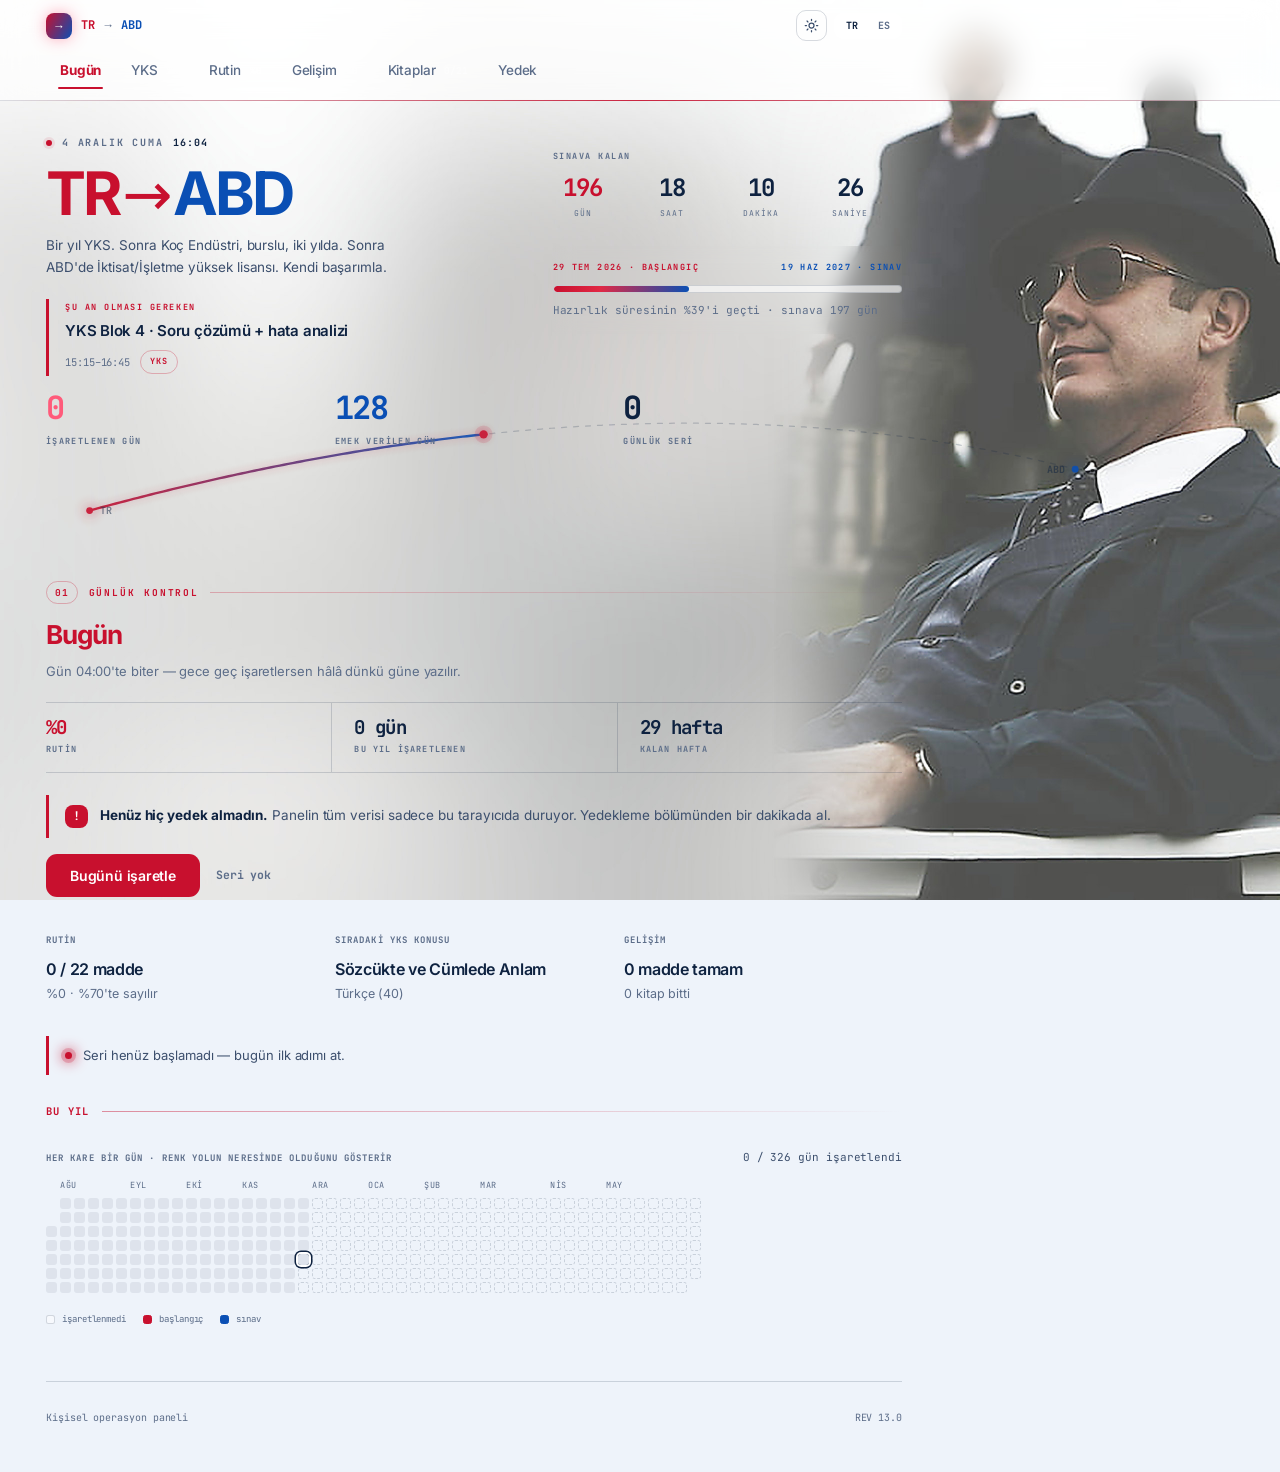
<file: index.html>
<!DOCTYPE html>
<html lang="tr" data-theme="light">
<head>
<meta charset="UTF-8">
<meta name="viewport" content="width=device-width, initial-scale=1.0, viewport-fit=cover">
<title>TR → ABD · Operasyon Paneli</title>
<meta name="description" content="YKS hazırlığı, günlük rutin, spor, dil ve kitap takibi. Hedef: ABD'de İktisat/İşletme yüksek lisansı.">

<meta name="theme-color" content="#eef3fa">
<meta name="apple-mobile-web-app-capable" content="yes">
<meta name="mobile-web-app-capable" content="yes">
<meta name="apple-mobile-web-app-status-bar-style" content="black-translucent">
<meta name="apple-mobile-web-app-title" content="TR→ABD">

<link rel="manifest" href="manifest.webmanifest">
<link rel="icon" href="assets/icon.svg" type="image/svg+xml">
<link rel="apple-touch-icon" href="assets/icon-180.png">

<script>
(function(){
  try{
    var s = localStorage.getItem('panel_theme');
    document.documentElement.setAttribute('data-theme',
      s === 'dark' ? 'dark' : 'light');
  }catch(e){}
})();
</script>

<link rel="stylesheet" href="style.css">
</head>
<body>

<!-- İlerleme halkalarının kirazdan maviye geçişi -->
<svg width="0" height="0" style="position:absolute" aria-hidden="true"><defs>
  <linearGradient id="yolGrad" x1="0" y1="0" x2="1" y2="1">
    <stop offset="0%" style="stop-color:var(--cherry)"></stop>
    <stop offset="100%" style="stop-color:var(--blue)"></stop>
  </linearGradient>
</defs></svg>

<div class="head-fix" id="topBar">
<header class="top">
  <div class="top-in">
    <a class="brand" href="#bugun">
      <span class="brand-m" aria-hidden="true">→</span>
      <span class="brand-tr">TR</span><span class="brand-ar">→</span><span class="brand-us">ABD</span>
    </a>
    <div class="top-r">
      <button type="button" class="theme-btn" id="themeBtn" title="Tema" aria-label="Tema değiştir">
        <svg class="i-sun" viewBox="0 0 24 24" fill="none" stroke="currentColor" stroke-width="2" stroke-linecap="round">
          <circle cx="12" cy="12" r="4"></circle>
          <path d="M12 2v2M12 20v2M4.9 4.9l1.4 1.4M17.7 17.7l1.4 1.4M2 12h2M20 12h2M4.9 19.1l1.4-1.4M17.7 6.3l1.4-1.4"></path>
        </svg>
        <svg class="i-moon" viewBox="0 0 24 24" fill="none" stroke="currentColor" stroke-width="2" stroke-linecap="round" stroke-linejoin="round">
          <path d="M21 12.8A9 9 0 1 1 11.2 3a7 7 0 0 0 9.8 9.8z"></path>
        </svg>
      </button>
      <div class="lang">
        <button type="button" class="lang-btn on" data-lang="tr">TR</button>
        <button type="button" class="lang-btn" data-lang="es">ES</button>
      </div>
    </div>
  </div>
</header>
<div class="tabs-w">
  <div class="tabs" id="tabs">
    <button type="button" class="tab on" data-tab="bugun"><span data-tr="Bugün" data-es="Hoy">Bugün</span></button>
    <button type="button" class="tab" data-tab="yks"><span>YKS</span><span class="tab-n" id="tnYks"></span></button>
    <button type="button" class="tab" data-tab="rutin"><span data-tr="Rutin" data-es="Rutina">Rutin</span><span class="tab-n" id="tnRutin"></span></button>
    <button type="button" class="tab" data-tab="gelisim"><span data-tr="Gelişim" data-es="Desarrollo">Gelişim</span><span class="tab-n" id="tnGelisim"></span></button>
    <button type="button" class="tab" data-tab="kitap"><span data-tr="Kitaplar" data-es="Libros">Kitaplar</span><span class="tab-n" id="tnKitap"></span></button>
    <button type="button" class="tab" data-tab="yedek"><span data-tr="Yedek" data-es="Copia">Yedek</span></button>
  </div>
</div>
</div>

<div class="hero-band" id="heroBand">
<canvas id="heroCanvas" aria-hidden="true"></canvas>


<div class="wrap hero">
  <div class="hero-grid">

    <div class="hero-left">
      <p class="hero-kick">
        <span class="hk-dot"></span>
        <span id="heroTarih">—</span>
        <em id="heroSaat">--:--</em>
      </p>
      <h1><span class="tr">TR</span><i class="ar">→</i><span class="us">ABD</span></h1>
      <p class="lede" data-tr="Bir yıl YKS. Sonra Koç Endüstri, burslu, iki yılda. Sonra ABD'de İktisat/İşletme yüksek lisansı. Kendi başarımla." data-es="Un año de YKS. Después Ingeniería Industrial en Koç, con beca, en dos años. Después un máster en Economía/Empresariales en EE. UU. Con mi propio mérito.">Bir yıl YKS. Sonra Koç Endüstri, burslu, iki yılda. Sonra ABD'de İktisat/İşletme yüksek lisansı. Kendi başarımla.</p>

      <div class="simdi" id="simdiKutu">
        <div class="simdi-k" data-tr="Şu an olması gereken" data-es="Lo que toca ahora">Şu an olması gereken</div>
        <div class="simdi-v" id="simdiAd">—</div>
        <div class="simdi-a"><span id="simdiSaat"></span><span class="tag" id="simdiTur"></span></div>
      </div>
    </div>

    <div class="hero-right">
      <div class="cd-w">
        <div class="cd-t" data-tr="Sınava kalan" data-es="Para el examen">Sınava kalan</div>
        <div class="cd">
          <div class="cd-u"><div class="cd-n" id="cdG">00</div><div class="cd-k" data-tr="Gün" data-es="Días">Gün</div></div>
          <div class="cd-u"><div class="cd-n" id="cdS">00</div><div class="cd-k" data-tr="Saat" data-es="Horas">Saat</div></div>
          <div class="cd-u"><div class="cd-n" id="cdD">00</div><div class="cd-k" data-tr="Dakika" data-es="Minutos">Dakika</div></div>
          <div class="cd-u"><div class="cd-n" id="cdSn">00</div><div class="cd-k" data-tr="Saniye" data-es="Segundos">Saniye</div></div>
        </div>
      </div>

      <div class="hero-bar">
        <div class="hb-uc">
          <span class="u-tr" data-tr="29 Tem 2026 · Başlangıç" data-es="29 jul 2026 · Inicio">29 Tem 2026 · Başlangıç</span>
          <span class="u-us" data-tr="19 Haz 2027 · Sınav" data-es="19 jun 2027 · Examen">19 Haz 2027 · Sınav</span>
        </div>
        <div class="bar"><i id="yilBar"></i></div>
        <div class="prog-s" id="yilBarNot"></div>
      </div>
    </div>

  </div>

    <div class="stats">
      <div class="stat s-tr">
        <div class="stat-n" id="statIsaret">–</div>
        <div class="stat-k" data-tr="İşaretlenen gün" data-es="Días marcados">İşaretlenen gün</div>
      </div>
      <div class="stat s-us">
        <div class="stat-n" id="statGecen">–</div>
        <div class="stat-k" data-tr="Emek verilen gün" data-es="Días invertidos">Emek verilen gün</div>
      </div>
      <div class="stat s-yol">
        <div class="stat-n" id="statSeri">–</div>
        <div class="stat-k" data-tr="Günlük seri" data-es="Racha diaria">Günlük seri</div>
      </div>
    </div>

</div>
</div>



<div class="wrap">

  <!-- ==================== BUGÜN ==================== -->
  <section class="panel on" id="p-bugun">
    <p class="pkick"><i>01</i><span data-tr="Günlük kontrol" data-es="Control diario">Günlük kontrol</span></p>
    <h2 data-tr="Bugün" data-es="Hoy">Bugün</h2>
    <p class="sub" data-tr="Gün 04:00'te biter — gece geç işaretlersen hâlâ dünkü güne yazılır." data-es="El día termina a las 04:00: si marcas de madrugada, cuenta para el día anterior.">Gün 04:00'te biter — gece geç işaretlersen hâlâ dünkü güne yazılır.</p>
    <div class="pstrip">
      <div class="ps"><b id="ps-bugun-1">–</b><span data-tr="Rutin" data-es="Rutina">Rutin</span></div>
      <div class="ps"><b id="ps-bugun-2">–</b><span data-tr="Bu yıl işaretlenen" data-es="Marcados este año">Bu yıl işaretlenen</span></div>
      <div class="ps"><b id="ps-bugun-3">–</b><span data-tr="Kalan hafta" data-es="Semanas restantes">Kalan hafta</span></div>
    </div>
    <div class="alarm" id="yedekAlarm" hidden>
      <span class="alarm-i">!</span>
      <span id="yedekAlarmTxt"></span>
    </div>

    <div class="bugun-h">
      <button type="button" class="checkin" id="checkinBtn">Bugünü işaretle</button>
      <span class="bugun-d" id="seriRozet"></span>
    </div>

    <div class="cards">
      <a class="card" href="#rutin" data-go="rutin">
        <div class="ck" data-tr="Rutin" data-es="Rutina">Rutin</div>
        <div class="cv" id="bRutin">—</div>
        <div class="ca" id="bRutinAlt"></div>
      </a>
      <a class="card" href="#yks" data-go="yks">
        <div class="ck" data-tr="Sıradaki YKS konusu" data-es="Siguiente tema del YKS">Sıradaki YKS konusu</div>
        <div class="cv" id="bYks">—</div>
        <div class="ca" id="bYksAlt"></div>
      </a>
      <a class="card" href="#gelisim" data-go="gelisim">
        <div class="ck" data-tr="Gelişim" data-es="Desarrollo">Gelişim</div>
        <div class="cv" id="bGelisim">—</div>
        <div class="ca" id="bGelisimAlt"></div>
      </a>
    </div>

    <div class="seri" id="seriNot"></div>

    <h3 data-tr="Bu yıl" data-es="Este año">Bu yıl</h3>
    <div class="card">
      <div class="yg-h">
        <span class="yg-t" data-tr="Her kare bir gün · renk yolun neresinde olduğunu gösterir" data-es="Cada cuadro es un día · el color muestra dónde estás del camino">Her kare bir gün · renk yolun neresinde olduğunu gösterir</span>
        <span class="yg-n" id="ygSayi"></span>
      </div>
      <div class="yg-scroll">
        <div class="yg-months" id="ygAylar"></div>
        <div class="yg" id="ygGrid"></div>
      </div>
      <div class="yg-key">
        <i></i><span data-tr="işaretlenmedi" data-es="sin marcar">işaretlenmedi</span>
        <i class="k1" style="margin-left:10px;"></i><span data-tr="başlangıç" data-es="inicio">başlangıç</span>
        <i class="k2" style="margin-left:10px;"></i><span data-tr="sınav" data-es="examen">sınav</span>
      </div>
    </div>
  </section>

  <!-- ==================== YKS ==================== -->
  <section class="panel" id="p-yks">
    <p class="pkick"><i>02</i><span data-tr="Asıl iş" data-es="El trabajo principal">Asıl iş</span></p>
    <h2 data-tr="YKS" data-es="YKS">YKS</h2>
    <p class="sub" data-tr="19 Haziran 2027 · Hedef: Koç Üniversitesi Endüstri Mühendisliği (burslu)" data-es="19 de junio de 2027 · Objetivo: Ingeniería Industrial en la Universidad Koç (con beca)">19 Haziran 2027 · Hedef: Koç Üniversitesi Endüstri Mühendisliği (burslu)</p>
    <div class="pstrip">
      <div class="ps"><b id="ps-yks-1">–</b><span data-tr="Tamamlanan konu" data-es="Temas completados">Tamamlanan konu</span></div>
      <div class="ps"><b id="ps-yks-2">–</b><span data-tr="Bu hafta soru" data-es="Preguntas esta semana">Bu hafta soru</span></div>
      <div class="ps"><b id="ps-yks-3">–</b><span data-tr="Sıradaki" data-es="Siguiente">Sıradaki</span></div>
    </div>

    <h3 data-tr="Konu takibi" data-es="Seguimiento de temas">Konu takibi</h3>
    <div class="card" style="margin-bottom:16px;">
      <div class="ring-w">
        <svg class="ring" viewBox="0 0 66 66" aria-hidden="true">
          <circle class="r-bg" cx="33" cy="33" r="28"></circle>
          <circle class="r-fg" id="yksRing" cx="33" cy="33" r="28"></circle>
        </svg>
        <div style="flex:1; min-width:0;">
          <div class="prog-top">
            <span class="prog-l" data-tr="Tamamlanan konu" data-es="Temas completados">Tamamlanan konu</span>
            <span class="prog-n" id="yksPct">–%</span>
          </div>
          <div class="bar"><i id="yksFill"></i></div>
          <div class="prog-s" id="yksSub"></div>
        </div>
      </div>
      <div style="margin-top:18px;" id="yksBars"></div>
    </div>

    <h3>TYT</h3>
    <div id="yksTyt"></div>
    <h3 data-tr="AYT (Sayısal)" data-es="AYT (Ciencias)">AYT (Sayısal)</h3>
    <div id="yksAyt"></div>

    <h3 data-tr="Haftalık soru kotası" data-es="Cuota semanal de preguntas">Haftalık soru kotası</h3>
    <div class="tw">
      <table>
        <thead><tr>
          <th data-tr="Ders" data-es="Asignatura">Ders</th>
          <th data-tr="Sınavda" data-es="Examen">Sınavda</th>
          <th data-tr="Hedef" data-es="Objetivo">Hedef</th>
          <th data-tr="Bu hafta" data-es="Esta semana">Bu hafta</th>
        </tr></thead>
        <tbody data-kota="TYT">
          <tr data-key="TYT__Türkçe" data-hedef="120"><td>Türkçe</td><td>40</td><td>120</td><td class="kota-c"></td></tr>
          <tr data-key="TYT__Matematik ve Geometri" data-hedef="120"><td data-tr="Matematik" data-es="Matemáticas">Matematik</td><td>40</td><td>120</td><td class="kota-c"></td></tr>
          <tr data-key="TYT__Fizik" data-hedef="21"><td data-tr="Fizik" data-es="Física">Fizik</td><td>7</td><td>21</td><td class="kota-c"></td></tr>
          <tr data-key="TYT__Kimya" data-hedef="21"><td data-tr="Kimya" data-es="Química">Kimya</td><td>7</td><td>21</td><td class="kota-c"></td></tr>
          <tr data-key="TYT__Biyoloji" data-hedef="18"><td data-tr="Biyoloji" data-es="Biología">Biyoloji</td><td>6</td><td>18</td><td class="kota-c"></td></tr>
          <tr data-key="TYT__Sosyal" data-hedef="60"><td data-tr="Sosyal (tarih/coğ/fel/din)" data-es="Sociales">Sosyal (tarih/coğ/fel/din)</td><td>20</td><td>60</td><td class="kota-c"></td></tr>
          <tr class="sum"><td data-tr="Toplam" data-es="Total">Toplam</td><td>120</td><td>360</td><td data-kota-t="TYT"></td></tr>
        </tbody>
      </table>
    </div>
    <div class="tw">
      <table>
        <thead><tr>
          <th data-tr="Ders" data-es="Asignatura">Ders</th>
          <th data-tr="Sınavda" data-es="Examen">Sınavda</th>
          <th data-tr="Hedef" data-es="Objetivo">Hedef</th>
          <th data-tr="Bu hafta" data-es="Esta semana">Bu hafta</th>
        </tr></thead>
        <tbody data-kota="AYT">
          <tr data-key="AYT__Matematik" data-hedef="120"><td data-tr="Matematik" data-es="Matemáticas">Matematik</td><td>40</td><td>120</td><td class="kota-c"></td></tr>
          <tr data-key="AYT__Fizik" data-hedef="42"><td data-tr="Fizik" data-es="Física">Fizik</td><td>14</td><td>42</td><td class="kota-c"></td></tr>
          <tr data-key="AYT__Kimya" data-hedef="39"><td data-tr="Kimya" data-es="Química">Kimya</td><td>13</td><td>39</td><td class="kota-c"></td></tr>
          <tr data-key="AYT__Biyoloji" data-hedef="39"><td data-tr="Biyoloji" data-es="Biología">Biyoloji</td><td>13</td><td>39</td><td class="kota-c"></td></tr>
          <tr class="sum"><td data-tr="Toplam" data-es="Total">Toplam</td><td>80</td><td>240</td><td data-kota-t="AYT"></td></tr>
        </tbody>
      </table>
    </div>
    <p class="note" data-tr="Taslak: sınavdaki soru ağırlığının 3 katı. Kendi tempona göre değiştir, haftayı sen sıfırlarsın." data-es="Borrador: el triple del peso de preguntas del examen. Ajústalo a tu ritmo; la semana la reinicias tú.">Taslak: sınavdaki soru ağırlığının 3 katı. Kendi tempona göre değiştir, haftayı sen sıfırlarsın.</p>

    <h3 data-tr="Referans" data-es="Referencia">Referans</h3>

    <details class="acc ref">
      <summary><span class="acc-n" data-tr="Hedef ve mesafe" data-es="Objetivo y distancia">Hedef ve mesafe</span></summary>
      <div class="acc-b">
        <div class="tw">
          <table>
            <thead><tr>
              <th data-tr="Bölüm" data-es="Parte">Bölüm</th>
              <th data-tr="Soru" data-es="Preguntas">Soru</th>
              <th data-tr="İlk 100 hedefi" data-es="Objetivo top 100">İlk 100 hedefi</th>
              <th data-tr="Koç için tahmini" data-es="Estimado para Koç">Koç için tahmini</th>
            </tr></thead>
            <tbody>
              <tr><td>TYT</td><td>120</td><td class="hi">115–119</td><td>~105–112</td></tr>
              <tr><td>AYT</td><td>80</td><td class="hi">75–80</td><td>~62–70</td></tr>
              <tr class="sum"><td data-tr="Anlamı" data-es="Significa">Anlamı</td><td>200</td><td class="hi" data-tr="~8 soru hata payı" data-es="~8 preguntas de margen">~8 soru hata payı</td><td data-tr="~25 soru hata payı" data-es="~25 preguntas de margen">~25 soru hata payı</td></tr>
            </tbody>
          </table>
        </div>
        <div class="pts">
          <div class="pt">
            <div class="pt-i">!</div>
            <div class="pt-t" data-html="1" data-tr="&lt;b&gt;İki hedefi karıştırma.&lt;/b&gt; Koç Endüstri'nin son 6 yıllık bandı 495–1126 sıralama. İlk 100'ü güvenlik payı olarak hedeflemek doğru, ama son 400 sıralık farkı kovalarken kendini tüketme — kırmızı çizgi ilk 1000'in içinde rahat bitirmek." data-es="&lt;b&gt;No confundas los dos objetivos.&lt;/b&gt; La banda de los últimos seis años de Ing. Industrial en Koç es 495–1126. Apuntar al top 100 como margen está bien, pero no te agotes persiguiendo los últimos 400 puestos."><b>İki hedefi karıştırma.</b> Koç Endüstri'nin son 6 yıllık bandı 495–1126 sıralama. İlk 100'ü güvenlik payı olarak hedeflemek doğru, ama son 400 sıralık farkı kovalarken kendini tüketme — kırmızı çizgi ilk 1000'in içinde rahat bitirmek.</div>
          </div>
          <div class="pt">
            <div class="pt-i">+</div>
            <div class="pt-t" data-html="1" data-tr="&lt;b&gt;Elindeki avantaj.&lt;/b&gt; OBP 98.7 ve tam katsayı beklentisiyle yerleştirme puanına ~59 puan geliyor. Aynı neti yapan ama diploma notu düşük bir rakibin önünde başlıyorsun." data-es="&lt;b&gt;Tu ventaja.&lt;/b&gt; Con un OBP de 98,7 y el coeficiente completo, se suman unos 59 puntos a la nota de admisión."><b>Elindeki avantaj.</b> OBP 98.7 ve tam katsayı beklentisiyle yerleştirme puanına ~59 puan geliyor. Aynı neti yapan ama diploma notu düşük bir rakibin önünde başlıyorsun.</div>
          </div>
          <div class="pt">
            <div class="pt-i">↗</div>
            <div class="pt-t" data-html="1" data-tr="&lt;b&gt;Mesafe.&lt;/b&gt; 1.5 ayda 28.000 yaptın; taban sağlam. Buradan hedefe kabaca TYT'de +30, AYT'de +30 net var. Bir yıllık tam zamanlı çalışmayla ulaşılabilir — ama netlerin aylık ölçülmesi şartıyla." data-es="&lt;b&gt;La distancia.&lt;/b&gt; En mes y medio llegaste al puesto 28.000. De aquí al objetivo faltan unos +30 netos en TYT y +30 en AYT."><b>Mesafe.</b> 1.5 ayda 28.000 yaptın; taban sağlam. Buradan hedefe kabaca TYT'de +30, AYT'de +30 net var. Bir yıllık tam zamanlı çalışmayla ulaşılabilir — ama netlerin aylık ölçülmesi şartıyla.</div>
          </div>
        </div>
      </div>
    </details>

    <details class="acc ref">
      <summary><span class="acc-n" data-tr="Kaynaklar" data-es="Materiales">Kaynaklar</span></summary>
      <div class="acc-b">
        <p class="note" data-tr="Kural: kaynak seni dövmek için değil, eksiğini göstermek için. Şu anki netinin bir seviye üstünden başla ve bitirmeden bir üste geçme. Mekatronik okuduğun için AYT Matematik ve Fizik'te doğrudan İleri sütunundan girmeyi dene; Türkçe ve Biyoloji'de ego yapmadan alttan başla." data-es="Regla: el material no está para machacarte, sino para mostrarte lo que te falta. Empieza un nivel por encima de tus netos y no pases al siguiente sin terminar el anterior.">Kural: kaynak seni dövmek için değil, eksiğini göstermek için. Şu anki netinin bir seviye üstünden başla ve bitirmeden bir üste geçme. Mekatronik okuduğun için AYT Matematik ve Fizik'te doğrudan İleri sütunundan girmeyi dene; Türkçe ve Biyoloji'de ego yapmadan alttan başla.</p>
        <div class="tw">
          <table>
            <thead><tr>
              <th data-tr="Ders" data-es="Asignatura">Ders</th>
              <th data-tr="Başlangıç" data-es="Inicial">Başlangıç</th>
              <th data-tr="Orta" data-es="Medio">Orta</th>
              <th data-tr="İleri" data-es="Avanzado">İleri</th>
              <th data-tr="Çok ileri" data-es="Muy avanzado">Çok ileri</th>
            </tr></thead>
            <tbody>
              <tr><td><b>TYT Mat</b></td><td>Alt Yapı, Yarı Çap</td><td>Merkez, BES Ulti</td><td>Orijinal, Bilgi Sarmal</td><td class="hi">Acil, Apotemi</td></tr>
              <tr><td><b>TYT Türkçe</b></td><td>ENS</td><td>Merkez, Hız ve Renk</td><td>ÇAP, Bilgi Sarmal</td><td class="hi">Paragrafik, Yayın Denizi PRO</td></tr>
              <tr><td><b>TYT Fen</b></td><td>Hız ve Renk</td><td>Palme</td><td>Bilgi Sarmal</td><td class="hi">3D</td></tr>
              <tr><td><b>AYT Mat</b></td><td>Birey B</td><td>Orijinal, Aktif</td><td>Bilgi Sarmal, Limit</td><td class="hi">Karekök, Apotemi, Endemik</td></tr>
              <tr><td><b>AYT Fen</b></td><td>Esen</td><td>Palme</td><td>Kafadengi</td><td class="hi">Aydın</td></tr>
            </tbody>
          </table>
        </div>
      </div>
    </details>

    <details class="acc ref">
      <summary><span class="acc-n" data-tr="Denemeler" data-es="Simulacros">Denemeler</span></summary>
      <div class="acc-b">
        <div class="tw">
          <table>
            <thead><tr>
              <th data-tr="Seviye" data-es="Nivel">Seviye</th>
              <th>TYT</th>
              <th>AYT</th>
              <th data-tr="Ne zaman" data-es="Cuándo">Ne zaman</th>
            </tr></thead>
            <tbody>
              <tr><td><b data-tr="Başlangıç" data-es="Inicial">Başlangıç</b></td><td>Endemik, Bilgi Sarmal Pusula, Miray</td><td>Endemik, Hız ve Renk, Biyotik</td><td data-tr="Konu bitirme dönemi" data-es="Mientras cierras temas">Konu bitirme dönemi</td></tr>
              <tr><td><b data-tr="Orta" data-es="Medio">Orta</b></td><td>Toprak, Bilgi Sarmal Kontrol, Aydın</td><td>Toprak, Bilgi Sarmal, Limit</td><td data-tr="Netleri oturtma dönemi" data-es="Para asentar netos">Netleri oturtma dönemi</td></tr>
              <tr><td><b data-tr="ÖSYM benzeri" data-es="Estilo ÖSYM">ÖSYM benzeri</b></td><td>345, 3D, Deneme Deposu</td><td>345, Aydın, Orijinal</td><td class="hi" data-tr="Asıl referansın bu" data-es="Tu referencia real">Asıl referansın bu</td></tr>
              <tr class="sum"><td><b data-tr="Zor" data-es="Difícil">Zor</b></td><td>Apotemi, 3D, Ulti, Paragrafya</td><td>3D, Apotemi, Barış, Acil</td><td data-tr="Son 3–4 ay" data-es="Últimos 3–4 meses">Son 3–4 ay</td></tr>
            </tbody>
          </table>
        </div>
        <div class="pts">
          <div class="pt">
            <div class="pt-i">1</div>
            <div class="pt-t" data-html="1" data-tr="&lt;b&gt;Tempo.&lt;/b&gt; İlk 3 ay: 2 haftada 1. 4.–8. ay: haftada 1 TYT + 1 AYT. Son 4 ay: haftada 2+2, mümkünse gerçek sınav saatinde (TYT 10:15)." data-es="&lt;b&gt;Ritmo.&lt;/b&gt; Primeros 3 meses: uno cada dos semanas. Meses 4–8: uno de TYT y uno de AYT por semana. Últimos 4 meses: 2+2."><b>Tempo.</b> İlk 3 ay: 2 haftada 1. 4.–8. ay: haftada 1 TYT + 1 AYT. Son 4 ay: haftada 2+2, mümkünse gerçek sınav saatinde (TYT 10:15).</div>
          </div>
          <div class="pt">
            <div class="pt-i">2</div>
            <div class="pt-t" data-html="1" data-tr="&lt;b&gt;Asıl iş çözmek değil, analiz.&lt;/b&gt; Her yanlışı deftere yaz: konu adı + neden yanlış (bilgi mi, dikkat mi, zaman mı). Farkı yaratan şey daha çok soru çözmek değil, aynı hatayı ikinci kez yapmamak." data-es="&lt;b&gt;El trabajo no es resolver, es analizar.&lt;/b&gt; Anota cada fallo: tema y causa. Lo que marca la diferencia es no repetir el mismo error."><b>Asıl iş çözmek değil, analiz.</b> Her yanlışı deftere yaz: konu adı + neden yanlış (bilgi mi, dikkat mi, zaman mı). Farkı yaratan şey daha çok soru çözmek değil, aynı hatayı ikinci kez yapmamak.</div>
          </div>
          <div class="pt">
            <div class="pt-i">3</div>
            <div class="pt-t" data-html="1" data-tr="&lt;b&gt;Yayın listeleri her yıl değişir.&lt;/b&gt; Kitap almadan önce o yılın baskısına ve güncel yorumlara bak. Kaynak seçimi, doğru kaynağı bulmaktan çok seçtiğini bitirmekle ilgili." data-es="&lt;b&gt;Las listas cambian cada año.&lt;/b&gt; Mira la edición del año antes de comprar. Elegir material va de terminar el que elegiste."><b>Yayın listeleri her yıl değişir.</b> Kitap almadan önce o yılın baskısına ve güncel yorumlara bak. Kaynak seçimi, doğru kaynağı bulmaktan çok seçtiğini bitirmekle ilgili.</div>
          </div>
        </div>
      </div>
    </details>
  </section>

  <!-- ==================== RUTİN ==================== -->
  <section class="panel" id="p-rutin">
    <p class="pkick"><i>03</i><span data-tr="Günün iskeleti" data-es="El esqueleto del día">Günün iskeleti</span></p>
    <h2 data-tr="Rutin" data-es="Rutina">Rutin</h2>
    <p class="sub" data-tr="Kutucuklar her sabah sıfırlanır. Önemli olan tek bir mükemmel gün değil, üst üste gelen sıradan günler." data-es="Las casillas se reinician cada mañana. Lo que cuenta no es un día perfecto, sino muchos días corrientes seguidos.">Kutucuklar her sabah sıfırlanır. Önemli olan tek bir mükemmel gün değil, üst üste gelen sıradan günler.</p>
    <div class="pstrip">
      <div class="ps"><b id="ps-rutin-1">–</b><span data-tr="Bugün" data-es="Hoy">Bugün</span></div>
      <div class="ps"><b id="ps-rutin-2">–</b><span data-tr="Rutin serisi" data-es="Racha de rutina">Rutin serisi</span></div>
      <div class="ps"><b id="ps-rutin-3">–</b><span data-tr="Bugünün sporu" data-es="Deporte de hoy">Bugünün sporu</span></div>
    </div>

    <div class="card" style="margin-bottom:16px;">
      <div class="ring-w">
        <svg class="ring" viewBox="0 0 66 66" aria-hidden="true">
          <circle class="r-bg" cx="33" cy="33" r="28"></circle>
          <circle class="r-fg" id="rutinRing" cx="33" cy="33" r="28"></circle>
        </svg>
        <div style="flex:1; min-width:0;">
          <div class="prog-top">
            <span class="prog-l" data-tr="Bugün tamamlanan" data-es="Completado hoy">Bugün tamamlanan</span>
            <span class="prog-n" id="rutinPct">–%</span>
          </div>
          <div class="bar"><i id="rutinFill"></i></div>
          <div class="prog-s" id="rutinSub"></div>
        </div>
      </div>
      <div class="seri" id="rutinSeri"></div>
    </div>

    <h3 data-tr="Gün şablonu" data-es="Plantilla del día">Gün şablonu</h3>
    <div class="card" id="rutinGun"></div>
    <p class="note" data-tr="Saatler kutsal değil, sıra kutsal: en zor iş güne en yakın, spor akşam bloğunun yakıtı, dil kısa ama asla atlanmayan bir alışkanlık. Bir bloğu kaçırdığın gün, o günü tamamen çöpe atma — kalan blokları yine işaretle." data-es="Las horas no son sagradas, el orden sí. El día que te saltes un bloque, no tires el día entero: marca igualmente los demás.">Saatler kutsal değil, sıra kutsal: en zor iş güne en yakın, spor akşam bloğunun yakıtı, dil kısa ama asla atlanmayan bir alışkanlık. Bir bloğu kaçırdığın gün, o günü tamamen çöpe atma — kalan blokları yine işaretle.</p>

    <h3 data-tr="Haftalık spor" data-es="Deporte semanal">Haftalık spor</h3>
    <div class="card" id="rutinSpor"></div>
    <p class="note" data-tr="Bugünün satırı vurgulu. Kuvvet günleri arasında en az bir gün boşluk var — kas antrenmanda değil, dinlenirken büyüyor. Pazar tam dinlenme: programın parçası, kaçamak değil." data-es="La fila de hoy está resaltada. El músculo no crece entrenando, sino descansando. El domingo es descanso total: parte del programa.">Bugünün satırı vurgulu. Kuvvet günleri arasında en az bir gün boşluk var — kas antrenmanda değil, dinlenirken büyüyor. Pazar tam dinlenme: programın parçası, kaçamak değil.</p>

    <h3 data-tr="Beslenme" data-es="Alimentación">Beslenme</h3>
    <div class="card" id="rutinBeslenme"></div>
    <p class="note" data-tr="Kısıtlayıcı bir diyet değil — çalışma performansını ayakta tutan birkaç sade alışkanlık. Amaç kilo vermek değil, gün boyu enerjinin dalgalanmasını engellemek. Haftada bir serbest öğün bu düzenin düşmanı değil, sürdürülebilir olmasının şartı." data-es="No es una dieta restrictiva. El objetivo no es adelgazar, sino evitar los altibajos de energía. Una comida libre por semana es la condición para que dure.">Kısıtlayıcı bir diyet değil — çalışma performansını ayakta tutan birkaç sade alışkanlık. Amaç kilo vermek değil, gün boyu enerjinin dalgalanmasını engellemek. Haftada bir serbest öğün bu düzenin düşmanı değil, sürdürülebilir olmasının şartı.</p>
  </section>

  <!-- ==================== GELİŞİM ==================== -->
  <section class="panel" id="p-gelisim">
    <p class="pkick"><i>04</i><span data-tr="Yan yatırımlar" data-es="Inversiones paralelas">Yan yatırımlar</span></p>
    <h2 data-tr="Gelişim" data-es="Desarrollo">Gelişim</h2>
    <p class="sub" data-tr="Bu yılın odağı: genel kültür, dil, spor, YKS. Siber ve kod düşük tempoda, WSL üzerinden. YL hazırlığı zemin seviyesinde." data-es="El foco de este año: cultura general, idioma, deporte y YKS. Ciberseguridad y código a ritmo bajo. La preparación del máster, a nivel de base.">Bu yılın odağı: genel kültür, dil, spor, YKS. Siber ve kod düşük tempoda, WSL üzerinden. YL hazırlığı zemin seviyesinde.</p>
    <div class="pstrip">
      <div class="ps"><b id="ps-gelisim-1">–</b><span data-tr="Tamamlanan madde" data-es="Puntos completados">Tamamlanan madde</span></div>
      <div class="ps"><b id="ps-gelisim-2">–</b><span data-tr="Biten başlık" data-es="Títulos cerrados">Biten başlık</span></div>
      <div class="ps"><b id="ps-gelisim-3">–</b><span data-tr="Sıradaki alan" data-es="Siguiente área">Sıradaki alan</span></div>
    </div>

    <div class="card" style="margin-bottom:16px;">
      <div class="ring-w">
        <svg class="ring" viewBox="0 0 66 66" aria-hidden="true">
          <circle class="r-bg" cx="33" cy="33" r="28"></circle>
          <circle class="r-fg" id="gelisimRing" cx="33" cy="33" r="28"></circle>
        </svg>
        <div style="flex:1; min-width:0;">
          <div class="prog-top">
            <span class="prog-l" data-tr="Tamamlanan madde" data-es="Puntos completados">Tamamlanan madde</span>
            <span class="prog-n" id="gelisimPct">–%</span>
          </div>
          <div class="bar"><i id="gelisimFill"></i></div>
          <div class="prog-s" id="gelisimSub"></div>
        </div>
      </div>
      <div style="margin-top:18px;" id="gelisimBars"></div>
    </div>

    <div id="gelisimList"></div>
  </section>

  <!-- ==================== KİTAPLAR ==================== -->
  <section class="panel" id="p-kitap">
    <p class="pkick"><i>05</i><span data-tr="Paragrafın yakıtı" data-es="El combustible de la lectura">Paragrafın yakıtı</span></p>
    <h2 data-tr="Kitaplar" data-es="Libros">Kitaplar</h2>
    <p class="sub" id="kitapSub">—</p>
    <div class="pstrip">
      <div class="ps"><b id="ps-kitap-1">–</b><span data-tr="Biten kitap" data-es="Libros terminados">Biten kitap</span></div>
      <div class="ps"><b id="ps-kitap-2">–</b><span data-tr="Biten kategori" data-es="Categorías cerradas">Biten kategori</span></div>
      <div class="ps"><b id="ps-kitap-3">–</b><span data-tr="Sıradaki" data-es="Siguiente">Sıradaki</span></div>
    </div>
    <div id="kitapList"></div>
    <p class="note" data-tr="Hepsi Storytel Türkiye'de mevcut (katalog değişebilir, bulamazsan atla). Sesli dinlemek de sayılır — spor yaparken ve yolda dinlemek günde bir saat kazandırır. Türk edebiyatı kategorisi doğrudan TYT Türkçe paragraf netine yarar." data-es="Todos están en Storytel Turquía. Escuchar también cuenta. La categoría de literatura turca sube directamente los netos de comprensión lectora del TYT.">Hepsi Storytel Türkiye'de mevcut (katalog değişebilir, bulamazsan atla). Sesli dinlemek de sayılır — spor yaparken ve yolda dinlemek günde bir saat kazandırır. Türk edebiyatı kategorisi doğrudan TYT Türkçe paragraf netine yarar.</p>
  </section>

  <!-- ==================== YEDEK ==================== -->
  <section class="panel" id="p-yedek">
    <p class="pkick"><i>06</i><span data-tr="Sigorta" data-es="El seguro">Sigorta</span></p>
    <h2 data-tr="Yedekleme" data-es="Copia de seguridad">Yedekleme</h2>
    <p class="sub" data-tr="Panelin tüm verisi yalnızca bu tarayıcının hafızasında. Tarayıcı verisini temizlemek ya da cihaz değiştirmek bir yıllık kaydı siler." data-es="Todos los datos del panel están solo en la memoria de este navegador. Borrarlos elimina un año de registro.">Panelin tüm verisi yalnızca bu tarayıcının hafızasında. Tarayıcı verisini temizlemek ya da cihaz değiştirmek bir yıllık kaydı siler.</p>
    <div class="pstrip">
      <div class="ps"><b id="ps-yedek-1">–</b><span data-tr="Son yedek" data-es="Última copia">Son yedek</span></div>
      <div class="ps"><b id="ps-yedek-2">–</b><span data-tr="Kayıtlı gün" data-es="Días registrados">Kayıtlı gün</span></div>
      <div class="ps"><b id="ps-yedek-3">–</b><span data-tr="Veri boyutu" data-es="Tamaño de datos">Veri boyutu</span></div>
    </div>

    <div class="pts" style="margin-bottom:16px;">
      <div class="pt">
        <div class="pt-i">↓</div>
        <div class="pt-t" data-html="1" data-tr="&lt;b&gt;Yedek al&lt;/b&gt; — tüm veriyi JSON olarak indirir. Ayda bir yeterli; panel 30 gün geçince Bugün sekmesinde uyarır." data-es="&lt;b&gt;Descargar copia&lt;/b&gt;: guarda todo en JSON. Una vez al mes basta; el panel avisa pasados 30 días."><b>Yedek al</b> — tüm veriyi JSON olarak indirir. Ayda bir yeterli; panel 30 gün geçince Bugün sekmesinde uyarır.</div>
      </div>
      <div class="pt">
        <div class="pt-i">!</div>
        <div class="pt-t" data-html="1" data-tr="&lt;b&gt;Her cihaz kendi kaydını tutuyor.&lt;/b&gt; Bilgisayarda işaretlediğin telefona gelmez, tersi de öyle — henüz senkron yok. İki cihazı birden kullanacaksan burada yedek al, öbür cihazda geri yükle." data-es="&lt;b&gt;Cada dispositivo guarda su propio registro.&lt;/b&gt; Todavía no hay sincronización. Descarga la copia aquí y restáurala en el otro."><b>Her cihaz kendi kaydını tutuyor.</b> Bilgisayarda işaretlediğin telefona gelmez, tersi de öyle — henüz senkron yok. İki cihazı birden kullanacaksan burada yedek al, öbür cihazda geri yükle.</div>
      </div>
    </div>

    <div class="tools">
      <button type="button" class="btn primary" id="btnYedek" data-tr="↓ Yedek al" data-es="↓ Descargar copia">↓ Yedek al</button>
      <button type="button" class="btn" id="btnGeri" data-tr="↑ Yedekten geri yükle" data-es="↑ Restaurar copia">↑ Yedekten geri yükle</button>
      <input type="file" id="fileGeri" accept="application/json" hidden>
    </div>
    <div class="prog-s" id="yedekDurum" style="margin-top:14px;"></div>
  </section>

  <footer>
    <span data-tr="Kişisel operasyon paneli" data-es="Panel personal de operaciones">Kişisel operasyon paneli</span>
    <span>REV 13.0</span>
  </footer>

</div>

<script src="app.js"></script>
<script>
if ('serviceWorker' in navigator && location.protocol.indexOf('http') === 0) {
  window.addEventListener('load', function () {
    navigator.serviceWorker.register('sw.js').catch(function () {});
  });
}
</script>
</body>
</html>
</file>
<file: style.css>
/* ============================================================
   style.css — TR→ABD operasyon paneli · REV 13.0

   FİKİR
   Panelin tek cümlesi var: kırmızıdan maviye gitmek.
   Kırmızı (Dark Cherry) Türkiye, mavi (Light Blue) ABD.
   Renk burada dekor değil, yön: her ilerleme çubuğu, yıl
   ızgarasındaki her kare kırmızıdan başlayıp maviye gidiyor.

   Palet iPhone 18 Pro bitişlerinden: Dark Cherry, Light Blue,
   Silver, Dark Gray.

   YAPI
   Sayfa artık tek uzun kaydırma değil — sekmeli. Her gün
   açtığında sadece "Bugün" görünüyor, gerisi bir tık uzakta.
   ============================================================ */

/* ---------- 0. YAZI TİPLERİ (fonts/, çevrimdışı) ---------- */

@font-face{font-family:Inter;font-style:normal;font-weight:400;font-display:swap;
  src:url(assets/fonts/inter-latin-ext-400-normal.woff2) format("woff2");
  unicode-range:U+0100-02BA,U+02BD-02C5,U+02C7-02CC,U+02CE-02D7,U+02DD-02FF,U+0304,U+0308,U+0329,U+1D00-1DBF,U+1E00-1E9F,U+1EF2-1EFF,U+2020,U+20A0-20AB,U+20AD-20C0,U+2113,U+2C60-2C7F,U+A720-A7FF;}
@font-face{font-family:Inter;font-style:normal;font-weight:400;font-display:swap;
  src:url(assets/fonts/inter-latin-400-normal.woff2) format("woff2");
  unicode-range:U+0000-00FF,U+0131,U+0152-0153,U+02BB-02BC,U+02C6,U+02DA,U+02DC,U+0304,U+0308,U+0329,U+2000-206F,U+20AC,U+2122,U+2191,U+2193,U+2212,U+2215,U+FEFF,U+FFFD;}
@font-face{font-family:Inter;font-style:normal;font-weight:500;font-display:swap;
  src:url(assets/fonts/inter-latin-ext-500-normal.woff2) format("woff2");
  unicode-range:U+0100-02BA,U+02BD-02C5,U+02C7-02CC,U+02CE-02D7,U+02DD-02FF,U+0304,U+0308,U+0329,U+1D00-1DBF,U+1E00-1E9F,U+1EF2-1EFF,U+2020,U+20A0-20AB,U+20AD-20C0,U+2113,U+2C60-2C7F,U+A720-A7FF;}
@font-face{font-family:Inter;font-style:normal;font-weight:500;font-display:swap;
  src:url(assets/fonts/inter-latin-500-normal.woff2) format("woff2");
  unicode-range:U+0000-00FF,U+0131,U+0152-0153,U+02BB-02BC,U+02C6,U+02DA,U+02DC,U+0304,U+0308,U+0329,U+2000-206F,U+20AC,U+2122,U+2191,U+2193,U+2212,U+2215,U+FEFF,U+FFFD;}
@font-face{font-family:Inter;font-style:normal;font-weight:600;font-display:swap;
  src:url(assets/fonts/inter-latin-ext-600-normal.woff2) format("woff2");
  unicode-range:U+0100-02BA,U+02BD-02C5,U+02C7-02CC,U+02CE-02D7,U+02DD-02FF,U+0304,U+0308,U+0329,U+1D00-1DBF,U+1E00-1E9F,U+1EF2-1EFF,U+2020,U+20A0-20AB,U+20AD-20C0,U+2113,U+2C60-2C7F,U+A720-A7FF;}
@font-face{font-family:Inter;font-style:normal;font-weight:600;font-display:swap;
  src:url(assets/fonts/inter-latin-600-normal.woff2) format("woff2");
  unicode-range:U+0000-00FF,U+0131,U+0152-0153,U+02BB-02BC,U+02C6,U+02DA,U+02DC,U+0304,U+0308,U+0329,U+2000-206F,U+20AC,U+2122,U+2191,U+2193,U+2212,U+2215,U+FEFF,U+FFFD;}
@font-face{font-family:Inter;font-style:normal;font-weight:700;font-display:swap;
  src:url(assets/fonts/inter-latin-ext-700-normal.woff2) format("woff2");
  unicode-range:U+0100-02BA,U+02BD-02C5,U+02C7-02CC,U+02CE-02D7,U+02DD-02FF,U+0304,U+0308,U+0329,U+1D00-1DBF,U+1E00-1E9F,U+1EF2-1EFF,U+2020,U+20A0-20AB,U+20AD-20C0,U+2113,U+2C60-2C7F,U+A720-A7FF;}
@font-face{font-family:Inter;font-style:normal;font-weight:700;font-display:swap;
  src:url(assets/fonts/inter-latin-700-normal.woff2) format("woff2");
  unicode-range:U+0000-00FF,U+0131,U+0152-0153,U+02BB-02BC,U+02C6,U+02DA,U+02DC,U+0304,U+0308,U+0329,U+2000-206F,U+20AC,U+2122,U+2191,U+2193,U+2212,U+2215,U+FEFF,U+FFFD;}

@font-face{font-family:"JetBrains Mono";font-style:normal;font-weight:400;font-display:swap;
  src:url(assets/fonts/jetbrains-mono-latin-ext-400-normal.woff2) format("woff2");
  unicode-range:U+0100-02BA,U+02BD-02C5,U+02C7-02CC,U+02CE-02D7,U+02DD-02FF,U+0304,U+0308,U+0329,U+1D00-1DBF,U+1E00-1E9F,U+1EF2-1EFF,U+2020,U+20A0-20AB,U+20AD-20C0,U+2113,U+2C60-2C7F,U+A720-A7FF;}
@font-face{font-family:"JetBrains Mono";font-style:normal;font-weight:400;font-display:swap;
  src:url(assets/fonts/jetbrains-mono-latin-400-normal.woff2) format("woff2");
  unicode-range:U+0000-00FF,U+0131,U+0152-0153,U+02BB-02BC,U+02C6,U+02DA,U+02DC,U+0304,U+0308,U+0329,U+2000-206F,U+20AC,U+2122,U+2191,U+2193,U+2212,U+2215,U+FEFF,U+FFFD;}
@font-face{font-family:"JetBrains Mono";font-style:normal;font-weight:700;font-display:swap;
  src:url(assets/fonts/jetbrains-mono-latin-ext-700-normal.woff2) format("woff2");
  unicode-range:U+0100-02BA,U+02BD-02C5,U+02C7-02CC,U+02CE-02D7,U+02DD-02FF,U+0304,U+0308,U+0329,U+1D00-1DBF,U+1E00-1E9F,U+1EF2-1EFF,U+2020,U+20A0-20AB,U+20AD-20C0,U+2113,U+2C60-2C7F,U+A720-A7FF;}
@font-face{font-family:"JetBrains Mono";font-style:normal;font-weight:700;font-display:swap;
  src:url(assets/fonts/jetbrains-mono-latin-700-normal.woff2) format("woff2");
  unicode-range:U+0000-00FF,U+0131,U+0152-0153,U+02BB-02BC,U+02C6,U+02DA,U+02DC,U+0304,U+0308,U+0329,U+2000-206F,U+20AC,U+2122,U+2191,U+2193,U+2212,U+2215,U+FEFF,U+FFFD;}

/* ---------- 1. RENK SİSTEMİ ----------
   Etiketler gökkuşağı değil, üç anlam katmanı:
     kiraz = asıl iş (YKS) · mavi = yatırım (spor, dil, kültür)
     gümüş = altyapı (uyku, beslenme, temel)
   ------------------------------------- */

:root{
  color-scheme:light;

  --bg:#f2f2f4;
  --bg-tint:#e4e5ea;
  --card:#ffffff;
  --card-2:#f8f8fa;
  --soft:#ebebef;
  --line:#dcdce2;
  --line-2:#c2c2cc;

  --ink:#08080a;
  --ink-2:#43434c;
  --ink-3:#7c7c87;

  --cherry:#c11538;
  --cherry-2:#e0234a;
  --cherry-soft:#fde8ec;
  --cherry-line:#f5c2cd;

  --blue:#0b5fd6;
  --blue-2:#2f83f5;
  --blue-soft:#e6efff;
  --blue-line:#bcd4fb;

  --silver:#5b5b66;
  --silver-soft:#ededf1;
  --silver-line:#d3d3db;

  --on-fill:#ffffff;
  --hero-bg:#050507;

  --sh-1:0 1px 2px rgba(18,20,26,.05);
  --sh-2:0 1px 2px rgba(18,20,26,.05), 0 10px 28px -18px rgba(18,20,26,.30);
  --sh-3:0 2px 5px rgba(18,20,26,.07), 0 20px 44px -22px rgba(18,20,26,.36);
  --ring:0 0 0 3px var(--blue-soft);

  --yol:linear-gradient(90deg,var(--cherry) 0%,var(--cherry-2) 36%,var(--blue) 100%);

  /* SEKME RENGİ — her sekme yolun bir durağı.
     Soldan sağa gezinirken renk kırmızıdan maviye yürüyor.
     Panelin "şu an neredeyim" göstergesi bu. */
  --vurgu:#ff2d55;
  --vurgu-2:#ff5b7a;

  --mono:"JetBrains Mono",ui-monospace,"SF Mono",Menlo,Consolas,monospace;
  --sans:Inter,-apple-system,BlinkMacSystemFont,"Segoe UI",system-ui,sans-serif;

  --r-s:9px;
  --r:13px;
  --w:920px;
}

:root[data-theme="dark"]{
  color-scheme:dark;

  --bg:#050507;
  --bg-tint:#0b0b10;
  /* Saydam: arkadaki yıldızlar kartların içinden hafifçe görünüyor.
     Bulanıklık (backdrop-filter) yok — telefonda bedava değil. */
  --card:rgba(11,11,17,.80);
  --card-2:rgba(17,17,26,.80);
  --soft:rgba(21,21,33,.85);
  --line:#1f1f2b;
  --line-2:#33334a;

  --ink:#f4f4f7;
  --ink-2:#9c9caa;
  --ink-3:#63636f;

  --cherry:#ff2d55;
  --cherry-2:#ff5b7a;
  --cherry-soft:#22070e;
  --cherry-line:#4a1224;

  --blue:#3d8bff;
  --blue-2:#6aa8ff;
  --blue-soft:#061428;
  --blue-line:#123055;

  --silver:#8b8b99;
  --silver-soft:#101018;
  --silver-line:#26263a;

  --on-fill:#050507;
  --hero-bg:#000000;

  --sh-1:0 1px 2px rgba(0,0,0,.55);
  --sh-2:0 1px 2px rgba(0,0,0,.55), 0 10px 28px -18px rgba(0,0,0,.95);
  --sh-3:0 2px 5px rgba(0,0,0,.55), 0 20px 44px -22px rgba(0,0,0,1);
}

/* ---------- 2. TEMEL ---------- */

*{box-sizing:border-box;}
html{-webkit-text-size-adjust:100%;}

body{
  margin:0; background:var(--bg); color:var(--ink);
  font-family:var(--sans); font-size:15px; line-height:1.6;
  letter-spacing:-0.005em;
  -webkit-font-smoothing:antialiased; -moz-osx-font-smoothing:grayscale;
  font-feature-settings:"cv05" 1,"cv11" 1,"ss01" 1;
  transition:background-color .25s ease,color .25s ease;
}

/* Tepede kirazdan maviye çok hafif bir yıkama. */
body::before{
  content:""; position:fixed; inset:0; z-index:-1;
  background:
    radial-gradient(900px 500px at 4% 2%, color-mix(in srgb,var(--cherry) 12%,transparent), transparent 62%),
    radial-gradient(900px 500px at 96% 8%, color-mix(in srgb,var(--blue) 14%,transparent), transparent 62%);
  pointer-events:none;
}

.wrap{max-width:var(--w); margin:0 auto; padding:0 22px;}
::selection{background:var(--cherry-soft); color:var(--ink);}
:focus-visible{outline:2px solid var(--blue); outline-offset:2px; border-radius:5px;}

/* ---------- 3. ÜST ŞERİT VE SEKMELER ---------- */

.top{
  position:sticky; top:0; z-index:40;
  background:color-mix(in srgb, var(--bg) 84%, transparent);
  backdrop-filter:blur(16px) saturate(1.5);
  -webkit-backdrop-filter:blur(16px) saturate(1.5);
  border-bottom:1px solid transparent;
  transition:border-color .2s ease, box-shadow .2s ease;
}
.top.stuck{border-bottom-color:var(--line); box-shadow:var(--sh-1);}
.top-in{max-width:var(--w); margin:0 auto; padding:10px 22px;
  display:flex; align-items:center; gap:14px;}

.brand{display:flex; align-items:center; gap:9px; flex:none;
  text-decoration:none; color:var(--ink);
  font-family:var(--mono); font-size:12px; font-weight:700;
  letter-spacing:0.02em; white-space:nowrap;}
.brand-m{width:26px; height:26px; border-radius:8px; flex:none;
  background:var(--yol); color:#fff;
  display:flex; align-items:center; justify-content:center;
  font-size:12px; font-weight:700; line-height:1; box-shadow:var(--sh-1);}
.brand-tr{color:var(--cherry);}
.brand-us{color:var(--blue);}
.brand-ar{color:var(--ink-3);}

.top-r{display:flex; align-items:center; gap:7px; flex:none; margin-left:auto;}

.lang{display:flex; gap:1px; background:var(--soft); border-radius:9px; padding:2.5px;}
.lang-btn{font-family:var(--mono); font-size:10px; font-weight:700; letter-spacing:0.04em;
  border:0; background:transparent; color:var(--ink-3);
  padding:4px 9px; border-radius:7px; cursor:pointer;
  transition:background .15s ease,color .15s ease;}
.lang-btn.on{background:var(--card); color:var(--ink); box-shadow:var(--sh-1);}

.theme-btn{width:31px; height:31px; flex:none; padding:0;
  border:1px solid var(--line); border-radius:10px;
  background:var(--card); color:var(--ink-2);
  display:flex; align-items:center; justify-content:center; cursor:pointer;
  transition:background .15s ease,color .15s ease,border-color .15s ease;}
.theme-btn:hover{color:var(--ink); border-color:var(--line-2); background:var(--soft);}
.theme-btn svg{width:15px; height:15px;}
.theme-btn .i-moon{display:none;}
:root[data-theme="dark"] .theme-btn .i-sun{display:none;}
:root[data-theme="dark"] .theme-btn .i-moon{display:block;}

.tabs-w{border-bottom:1px solid var(--line);
  background:color-mix(in srgb, var(--bg) 84%, transparent);
  backdrop-filter:blur(16px); -webkit-backdrop-filter:blur(16px);
  position:sticky; top:52px; z-index:39;}
.tabs{max-width:var(--w); margin:0 auto; padding:0 22px;
  display:flex; gap:2px; overflow-x:auto;
  scrollbar-width:none; -ms-overflow-style:none;}
.tabs::-webkit-scrollbar{display:none;}

.tabs{padding-top:9px; padding-bottom:9px;}
.tab{position:relative; flex:none; border:1px solid transparent; cursor:pointer;
  background:transparent; border-radius:99px;
  font-family:var(--sans); font-size:13.5px; font-weight:500; letter-spacing:-0.01em;
  color:var(--ink-3); padding:8px 15px; white-space:nowrap;
  transition:color .16s ease, background .16s ease, border-color .16s ease, box-shadow .16s ease;}
.tab:hover{color:var(--ink); background:var(--soft); border-color:var(--line);}
.tab.on{
  color:#fff; font-weight:600; border-color:transparent;
  background:var(--yol); box-shadow:var(--sh-2);
}
.tab-n{font-family:var(--mono); font-size:9.5px; font-weight:700; color:var(--ink-3);
  margin-left:7px; background:var(--soft); border:1px solid var(--line);
  padding:1.5px 6px; border-radius:99px; vertical-align:1px;}
.tab.on .tab-n{color:#fff; background:rgba(255,255,255,.22); border-color:rgba(255,255,255,.30);}

/* ---------- 4. KAHRAMAN ŞERİT (kısa tutuldu) ---------- */

/* Kahraman şerit her zaman siyah. Zemini canlı: heroCanvas üzerine
   kod ile çizilen bir yol — solda Türkiye, sağda ABD, arada işaretlediğin
   günlerle dolan bir yay. Kütüphane yok, birkaç kilobayt, anında açılır.
   Klasöre arka.jpg konursa fotoğraf canvas'ın altına girer. */
.hero-band{
  position:relative; overflow:hidden;
  background:var(--hero-bg);
  border-bottom:1px solid var(--line);
}
/* (Eski zemin fotoğrafı kuralı kaldırıldı — REV 16'da yerini
   kahraman şeridin sağındaki fotoğraf aldı.) */
#heroCanvas{
  position:absolute; inset:0; width:100%; height:100%;
  display:block; pointer-events:none;
}
/* Yolun üstünde kalan içerik için hafif bir karartma. */
.hero-band::after{
  content:""; position:absolute; left:0; right:0; top:0; height:62%;
  background:linear-gradient(to bottom, rgba(0,0,0,.55), transparent);
  pointer-events:none;
}
.hero{position:relative; z-index:2; padding:46px 0 150px; color:#fff;}
.hero-top{display:flex; align-items:flex-end; justify-content:space-between;
  gap:22px; flex-wrap:wrap; margin-bottom:26px;}

h1{
  font-size:clamp(46px,9vw,104px); line-height:.88;
  margin:0 0 16px; letter-spacing:-0.055em; font-weight:700; color:#fff;
}
h1 .tr{color:#fff;}
h1 .us{color:#fff;}
h1 .ar{display:inline-block; margin:0 .06em; font-style:normal;
  color:#ff2d55; font-weight:400;}
.lede{color:rgba(255,255,255,.62); margin:0; max-width:40ch;
  font-size:14px; line-height:1.6;}

.stats{display:grid; grid-template-columns:repeat(3,1fr); gap:10px; margin-bottom:14px;}
.stat{
  background:rgba(255,255,255,.045); border:1px solid rgba(255,255,255,.11);
  border-radius:var(--r); padding:16px 18px 15px; position:relative; overflow:hidden;
  backdrop-filter:blur(10px); -webkit-backdrop-filter:blur(10px);
  transition:transform .18s ease, background .18s ease, border-color .18s ease;
}
.stat:hover{transform:translateY(-2px); background:rgba(255,255,255,.08);
  border-color:rgba(255,255,255,.2);}
.stat::before{content:""; position:absolute; left:0; top:0; bottom:0; width:2px;}
.stat.s-tr::before{background:#ff2d55; box-shadow:0 0 18px 1px rgba(255,45,85,.85);}
.stat.s-us::before{background:#3d8bff; box-shadow:0 0 18px 1px rgba(61,139,255,.85);}
.stat.s-yol::before{background:linear-gradient(#ff2d55,#3d8bff);}
.stat-n{font-family:var(--mono); font-size:38px; font-weight:700; line-height:1;
  letter-spacing:-0.045em; font-variant-numeric:tabular-nums; color:#fff;}
.stat.s-tr .stat-n{color:#ff5b7a;}
.stat.s-us .stat-n{color:#6aa8ff;}
.stat-k{font-family:var(--mono); font-size:8.5px; font-weight:600; letter-spacing:0.16em;
  text-transform:uppercase; color:rgba(255,255,255,.42); margin-top:11px;}

.hero-bar{
  background:rgba(255,255,255,.045); border:1px solid rgba(255,255,255,.11);
  border-radius:var(--r); padding:15px 18px;
  backdrop-filter:blur(10px); -webkit-backdrop-filter:blur(10px);
}
.hero-bar .bar{background:rgba(255,255,255,.08); border-color:rgba(255,255,255,.10);}
.hero-bar .bar i{background:linear-gradient(90deg,#ff2d55,#3d8bff);
  box-shadow:0 0 14px rgba(61,139,255,.7);}
.hero-bar .prog-s{color:rgba(255,255,255,.45);}
.hb-uc{display:flex; justify-content:space-between; gap:12px; margin-bottom:10px;
  font-family:var(--mono); font-size:8.5px; font-weight:700;
  letter-spacing:0.16em; text-transform:uppercase;}
.hb-uc .u-tr{color:#ff5b7a;}
.hb-uc .u-us{color:#6aa8ff;}

/* ---------- 5. BÖLÜMLER ---------- */

.panel{display:none; padding:4px 0 16px;}
.panel.on{display:block; animation:gir .28s cubic-bezier(.2,0,.2,1);}
@keyframes gir{from{opacity:0; transform:translateY(7px);} to{opacity:1; transform:none;}}

h2{font-size:22px; font-weight:700; letter-spacing:-0.035em;
  color:var(--ink); margin:26px 0 6px; padding-left:14px; position:relative;}
h2::before{content:""; position:absolute; left:0; top:.18em; bottom:.18em;
  width:4px; border-radius:99px; background:var(--yol);}
.sub{font-size:13px; color:var(--ink-3); margin:0 0 20px; line-height:1.55; max-width:66ch;}
h3{font-size:10.5px; font-family:var(--mono); font-weight:700; letter-spacing:0.12em;
  text-transform:uppercase; color:var(--blue); margin:28px 0 11px;
  display:flex; align-items:center; gap:12px;}
h3::after{content:""; flex:1; height:1px;
  background:linear-gradient(90deg,var(--blue-line),transparent);}

/* ---------- 6. KARTLAR ---------- */

.card{background:var(--card); border:1px solid var(--line);
  border-radius:var(--r); padding:18px; box-shadow:var(--sh-1);
  position:relative; overflow:hidden;}
.card::before{content:""; position:absolute; left:0; right:0; top:0; height:2px;
  background:var(--yol); opacity:.85;}
.cards{display:grid; grid-template-columns:repeat(auto-fit,minmax(210px,1fr)); gap:11px;}
a.card{display:block; text-decoration:none; color:inherit;
  transition:transform .18s ease, box-shadow .18s ease, border-color .18s ease;}
a.card:hover{transform:translateY(-2px); box-shadow:var(--sh-2); border-color:var(--line-2);}
.ck{font-family:var(--mono); font-size:9px; font-weight:600; letter-spacing:0.12em;
  text-transform:uppercase; color:var(--ink-3);
  display:flex; align-items:center; justify-content:space-between; gap:8px;}
.ck::after{content:"→"; font-size:12px; color:var(--blue); opacity:0;
  transform:translateX(-4px); transition:opacity .18s ease, transform .18s ease;}
a.card:hover .ck::after{opacity:1; transform:translateX(0);}
.cv{font-size:16px; font-weight:600; margin-top:9px; line-height:1.32; letter-spacing:-0.02em;}
.ca{font-size:12.5px; color:var(--ink-3); margin-top:4px;}

.bugun-h{display:flex; justify-content:space-between; align-items:center;
  gap:14px; margin-bottom:16px; flex-wrap:wrap;}
.bugun-d{font-family:var(--mono); font-size:11.5px; color:var(--cherry); font-weight:600;
  background:var(--cherry-soft); border:1px solid var(--cherry-line);
  padding:6px 12px; border-radius:8px;}

/* ---------- 7. İLERLEME ---------- */

.bar{height:8px; background:var(--soft); border-radius:99px;
  overflow:hidden; border:1px solid var(--line);}
.bar i{display:block; height:100%; border-radius:99px; background:var(--yol);
  transition:width .5s cubic-bezier(.4,0,.2,1);}
.bar.sm{height:5px; margin:10px 0 14px;}
.bar.xs{height:4px; width:66px; margin-top:6px;}

.prog-top{display:flex; justify-content:space-between; align-items:center;
  margin-bottom:10px; gap:14px;}
.prog-n{font-family:var(--mono); font-size:27px; font-weight:700; color:var(--ink);
  letter-spacing:-0.04em; font-variant-numeric:tabular-nums;}
.prog-l{font-family:var(--mono); font-size:9px; font-weight:600; letter-spacing:0.12em;
  text-transform:uppercase; color:var(--ink-3);}
.prog-s{font-family:var(--mono); font-size:11px; color:var(--ink-3); margin-top:9px;}

.brow{display:grid; grid-template-columns:176px 1fr 44px; align-items:center;
  gap:11px; margin-bottom:8px;}
.bk{font-family:var(--mono); font-size:10.5px; color:var(--ink-2);
  overflow:hidden; text-overflow:ellipsis; white-space:nowrap;}
.bv{font-family:var(--mono); font-size:10.5px; color:var(--ink-3);
  text-align:right; font-variant-numeric:tabular-nums;}

.ring-w{display:flex; align-items:center; gap:17px;}
.ring{width:66px; height:66px; flex:none; transform:rotate(-90deg);}
.ring circle{fill:none; stroke-width:7; stroke-linecap:round;}
.ring .r-bg{stroke:var(--soft);}
.ring .r-fg{stroke:url(#yolGrad); transition:stroke-dashoffset .55s cubic-bezier(.4,0,.2,1);}

.yg-h{display:flex; align-items:baseline; justify-content:space-between;
  gap:12px; margin-bottom:12px; flex-wrap:wrap;}
.yg-t{font-family:var(--mono); font-size:9px; font-weight:600; letter-spacing:0.12em;
  text-transform:uppercase; color:var(--ink-3);}
.yg-n{font-family:var(--mono); font-size:11px; color:var(--ink-2); font-variant-numeric:tabular-nums;}
.yg-scroll{overflow-x:auto; padding-bottom:7px; scrollbar-width:thin;}
.yg-scroll::-webkit-scrollbar{height:6px;}
.yg-scroll::-webkit-scrollbar-thumb{background:var(--line-2); border-radius:99px;}
.yg-scroll::-webkit-scrollbar-track{background:transparent;}
.yg-months{display:flex; margin-bottom:6px; font-family:var(--mono); font-size:8.5px;
  color:var(--ink-3); letter-spacing:0.08em; text-transform:uppercase;}
.yg-months span{flex:none; white-space:nowrap;}
.yg{display:grid; grid-auto-flow:column; grid-template-rows:repeat(7,1fr);
  gap:3px; width:max-content;}
.yg i{display:block; width:11px; height:11px; border-radius:3px;
  background:var(--soft); border:1px solid var(--line); transition:transform .12s ease;}
/* İşaretli gün: yılın neresindeyse o renkte. JS --c değişkenini veriyor. */
.yg i.on{background:var(--c); border-color:var(--c);}
.yg i.pre{background:transparent; border-color:transparent;}
.yg i.fut{background:transparent; border-style:dashed; border-color:var(--line);}
.yg i.now{box-shadow:0 0 0 2px var(--bg), 0 0 0 3.5px var(--ink);}
.yg i:hover{transform:scale(1.4);}
.yg-key{display:flex; align-items:center; gap:7px; margin-top:12px;
  font-family:var(--mono); font-size:9px; color:var(--ink-3); flex-wrap:wrap;}
.yg-key i{display:block; width:9px; height:9px; border-radius:2.5px;
  border:1px solid var(--line); background:var(--soft);}
.yg-key i.k1{background:var(--cherry); border-color:var(--cherry);}
.yg-key i.k2{background:var(--blue); border-color:var(--blue);}

.seri{font-size:13px; color:var(--ink-2); margin-top:14px; padding:13px 15px;
  background:var(--cherry-soft); border:1px solid var(--cherry-line);
  border-radius:var(--r-s); display:flex; align-items:center; gap:11px;}
.seri::before{content:""; width:7px; height:7px; border-radius:50%; flex:none;
  background:var(--cherry);
  box-shadow:0 0 0 3px color-mix(in srgb,var(--cherry) 20%,transparent);}

.checkin{font-family:var(--sans); font-size:13.5px; font-weight:600; letter-spacing:-0.015em;
  background:var(--yol); color:#fff; border:1px solid transparent;
  padding:11px 20px; border-radius:10px; cursor:pointer; box-shadow:var(--sh-2);
  transition:transform .15s ease, box-shadow .15s ease, filter .15s ease;}
.checkin:hover{filter:brightness(1.09); transform:translateY(-1px); box-shadow:var(--sh-3);}
.checkin:active{transform:translateY(0);}
.checkin.done{background:var(--soft); color:var(--ink-2);
  border-color:var(--line-2); box-shadow:none; filter:none;}

/* ---------- 8. KUTUCUKLAR VE AKORDİYON ---------- */

.acc{border:1px solid var(--line); border-radius:var(--r); margin-bottom:9px;
  background:var(--card); box-shadow:var(--sh-1); overflow:hidden;
  transition:border-color .18s ease, box-shadow .18s ease;}
.acc:hover{border-color:var(--line-2);}
.acc[open]{box-shadow:var(--sh-2); border-color:var(--blue-line);}
.acc[open] > summary{background:var(--blue-soft);}
.acc[open] > summary .acc-n{color:var(--blue);}
.acc summary{list-style:none; cursor:pointer; padding:13px 16px;
  display:flex; align-items:center; gap:11px; transition:background .15s ease;}
.acc summary:hover{background:var(--card-2);}
.acc summary::-webkit-details-marker{display:none;}
.acc summary::after{content:""; margin-left:auto; flex:none; width:8px; height:8px;
  border-right:1.5px solid var(--ink-3); border-bottom:1.5px solid var(--ink-3);
  border-radius:1px; transform:rotate(45deg) translate(-2px,-2px); transition:transform .22s ease;}
.acc[open] summary::after{transform:rotate(225deg) translate(-2px,-2px);}
.acc-n{font-size:14px; font-weight:600; letter-spacing:-0.018em;}
.acc-c{font-family:var(--mono); font-size:10px; color:var(--cherry);
  background:var(--cherry-soft); border:1px solid var(--cherry-line); padding:2.5px 8px;
  border-radius:99px; margin-left:auto; font-variant-numeric:tabular-nums;}
.acc-b{padding:0 16px 16px;}

/* Referans akordiyonu: kaynaklar, hatırlatmalar. Kapalı durur, yolu tıkamaz. */
.acc.ref{background:var(--card-2); border-style:dashed;}
.acc.ref summary{padding:11px 15px;}
.acc.ref .acc-n{font-family:var(--mono); font-size:10.5px; font-weight:700;
  letter-spacing:0.1em; text-transform:uppercase; color:var(--ink-3);}
.acc.ref[open] .acc-n{color:var(--ink-2);}
.acc-b > .tw:last-child,.acc-b > .pts:last-child{margin-bottom:0;}

.chk{display:flex; gap:11px; align-items:flex-start; padding:7px 8px;
  border-radius:8px; cursor:pointer; transition:background .13s ease;}
.chk:hover{background:var(--soft);}
.chk input{appearance:none; -webkit-appearance:none; flex:none;
  width:16px; height:16px; margin:2px 0 0; border:1.5px solid var(--line-2);
  border-radius:5px; background:var(--card); cursor:pointer; position:relative;
  transition:background .16s ease, border-color .16s ease, transform .12s ease;}
.chk input:hover{border-color:var(--blue);}
.chk input:active{transform:scale(.9);}
.chk input:checked{background:var(--yol); border-color:transparent;}
.chk input:checked::after{content:""; position:absolute; left:4.5px; top:1.5px;
  width:4px; height:8px; border:solid #fff;
  border-width:0 1.8px 1.8px 0; transform:rotate(43deg);}
.chk-t{font-size:13.5px; line-height:1.5;}
.chk.on .chk-t{color:var(--ink-3); text-decoration:line-through; text-decoration-color:var(--line-2);}

.grp{margin:14px 0 6px;}
.grp-h{font-family:var(--mono); font-size:9.5px; font-weight:700; letter-spacing:0.1em;
  text-transform:uppercase; color:var(--ink-2); margin-bottom:5px; padding-left:8px;}
.grp .chk{margin-left:12px;}

.book .chk-t b{font-weight:600;}
.book .chk-t em{font-style:normal; color:var(--ink-3); font-size:12.5px;}
.bnote{display:block; font-size:12.5px; color:var(--ink-3); line-height:1.5; margin-top:3px;}
.chk.on .bnote{text-decoration:none;}

/* ---------- 9. RUTİN ---------- */

.rrow{display:grid; grid-template-columns:16px 100px 1fr auto; gap:12px;
  align-items:start; padding:10px 8px; border-radius:9px; cursor:pointer;
  transition:background .13s ease;}
.rrow:hover{background:var(--soft);}
.rrow.today{background:var(--blue-soft); box-shadow:inset 3px 0 0 var(--blue);}
.rrow input{appearance:none; -webkit-appearance:none; width:16px; height:16px;
  margin:2px 0 0; border:1.5px solid var(--line-2); border-radius:5px;
  background:var(--card); cursor:pointer; position:relative;
  transition:background .16s ease, border-color .16s ease, transform .12s ease;}
.rrow input:hover{border-color:var(--blue);}
.rrow input:active{transform:scale(.9);}
.rrow input:checked{background:var(--yol); border-color:transparent;}
.rrow input:checked::after{content:""; position:absolute; left:4.5px; top:1.5px;
  width:4px; height:8px; border:solid #fff;
  border-width:0 1.8px 1.8px 0; transform:rotate(43deg);}
.rt{font-family:var(--mono); font-size:10.5px; color:var(--ink-2); font-weight:500;
  padding-top:3px; font-variant-numeric:tabular-nums;}
.rm{display:flex; flex-direction:column; gap:3px; min-width:0;}
.rn{font-size:13.5px; line-height:1.45;}
.rnote{font-size:12.5px; color:var(--ink-3); line-height:1.5;}
.rrow.on .rn{color:var(--ink-3); text-decoration:line-through; text-decoration-color:var(--line-2);}

/* Üç katman: kiraz = asıl iş, mavi = yatırım, gümüş = altyapı */
.tag{font-family:var(--mono); font-size:8.5px; font-weight:700; letter-spacing:0.1em;
  text-transform:uppercase; padding:4px 9px; border-radius:99px; white-space:nowrap;
  margin-top:2px; background:var(--silver-soft); color:var(--silver);
  border:1px solid var(--silver-line);}
.t-yks{background:var(--cherry); color:var(--on-fill); border-color:transparent;}
.t-spor,.t-dil,.t-genel{background:var(--blue-soft); color:var(--blue); border-color:var(--blue-line);}
.t-beslenme,.t-temel{background:var(--silver-soft); color:var(--silver); border-color:var(--silver-line);}

/* ---------- 10. GERİ SAYIM ---------- */

.cd{display:flex; gap:9px; flex-wrap:wrap; margin-bottom:18px;}
.cd-u{background:var(--card); border:1px solid var(--line); border-radius:var(--r);
  padding:14px 17px; text-align:center; min-width:76px; box-shadow:var(--sh-1);}
.cd-u:first-child{background:var(--yol); border-color:transparent; box-shadow:var(--sh-2);}
.cd-u:first-child .cd-n{color:#fff;}
.cd-u:first-child .cd-k{color:rgba(255,255,255,.72);}
.cd-n{font-family:var(--mono); font-size:26px; font-weight:700; line-height:1;
  color:var(--ink); letter-spacing:-0.04em; font-variant-numeric:tabular-nums;}
.cd-k{font-family:var(--mono); font-size:8.5px; font-weight:500; letter-spacing:0.12em;
  text-transform:uppercase; color:var(--ink-3); margin-top:8px;}

/* ---------- 11. TABLOLAR ---------- */

.tw{overflow-x:auto; border:1px solid var(--line); border-radius:var(--r);
  background:var(--card); margin-bottom:13px; box-shadow:var(--sh-1);}
table{width:100%; border-collapse:collapse; font-size:13px; min-width:460px;}
th{font-family:var(--mono); font-size:9px; font-weight:700; letter-spacing:0.1em;
  text-transform:uppercase; color:var(--blue); text-align:left; padding:12px 14px;
  border-bottom:1px solid var(--blue-line); white-space:nowrap; background:var(--blue-soft);}
td{padding:12px 14px; border-bottom:1px solid var(--line); vertical-align:top;}
tbody tr:last-child td{border-bottom:0;}
tbody tr:hover td{background:var(--card-2);}
tr.sum td{background:var(--soft); font-weight:600;}
tr.sum:hover td{background:var(--soft);}
td.hi{color:var(--blue); font-weight:600;}
td b{font-weight:600;}
.kota-i{width:60px; font-family:var(--mono); font-size:12.5px; color:var(--ink);
  background:var(--card); border:1px solid var(--line-2); border-radius:8px;
  padding:5px 8px; text-align:right; font-variant-numeric:tabular-nums;
  transition:border-color .15s ease, box-shadow .15s ease;}
.kota-i:focus{outline:none; border-color:var(--blue); box-shadow:var(--ring);}
.kota-i::-webkit-outer-spin-button,.kota-i::-webkit-inner-spin-button{-webkit-appearance:none; margin:0;}

/* ---------- 12. NOTLAR ---------- */

.note{font-size:13px; color:var(--ink-2); line-height:1.6; margin:0 0 14px;
  padding:12px 15px; background:var(--blue-soft); border:1px solid var(--blue-line);
  border-left:3px solid var(--blue); border-radius:0 var(--r-s) var(--r-s) 0;}

.pts{border:1px solid var(--line); border-radius:var(--r); background:var(--card);
  padding:4px 18px; box-shadow:var(--sh-1);}
.acc-b .pts{border:0; box-shadow:none; background:transparent; padding:0;}
.pt{display:flex; gap:14px; padding:15px 0; border-bottom:1px solid var(--line);}
.pt:last-child{border-bottom:0;}
.pt-i{font-family:var(--mono); font-size:11px; font-weight:700; color:#fff; flex:none;
  width:24px; height:24px; border-radius:8px; background:var(--yol);
  display:flex; align-items:center; justify-content:center; margin-top:1px;}
.pt-t{font-size:13.5px; color:var(--ink-2); line-height:1.62;}
.pt-t b{color:var(--ink); font-weight:600;}

.alarm{display:flex; gap:12px; align-items:flex-start; padding:14px 16px;
  margin-bottom:16px; background:var(--cherry-soft); border:1px solid var(--cherry-line);
  border-radius:var(--r); font-size:13.5px; color:var(--ink-2); line-height:1.55;}
.alarm b{color:var(--ink);}
.alarm-i{flex:none; width:23px; height:23px; border-radius:8px;
  background:var(--cherry); color:var(--on-fill);
  display:flex; align-items:center; justify-content:center;
  font-family:var(--mono); font-size:12px; font-weight:700;}
.alarm[hidden]{display:none;}

/* ---------- 13. DÜĞMELER ---------- */

.tools{display:flex; gap:9px; flex-wrap:wrap; margin-top:14px;}
.btn{font-family:var(--sans); font-size:13px; font-weight:500; letter-spacing:-0.01em;
  color:var(--ink-2); background:var(--card); border:1px solid var(--line-2);
  padding:9px 16px; border-radius:10px; cursor:pointer; box-shadow:var(--sh-1);
  transition:background .15s ease,color .15s ease,transform .15s ease,box-shadow .15s ease;}
.btn:hover{background:var(--soft); color:var(--ink); transform:translateY(-1px); box-shadow:var(--sh-2);}
.btn:active{transform:translateY(0);}
.btn.primary{background:var(--yol); color:#fff; border-color:transparent;}
.btn.primary:hover{filter:brightness(1.08); color:#fff;}

footer{padding:28px 0 46px; margin-top:20px; font-family:var(--mono); font-size:10px;
  color:var(--ink-3); border-top:1px solid var(--line);
  display:flex; justify-content:space-between; gap:14px; flex-wrap:wrap;}

/* ---------- 14. MOBİL ---------- */

@media(max-width:680px){
  body{font-size:14.5px;}
  .wrap{padding:0 16px;}
  .top-in{gap:8px; padding:9px 16px;}
  .brand span:not(.brand-m){display:none;}
  .tabs-w{top:49px;}
  .tabs{padding:0 16px;}
  .tab{font-size:13px; padding:11px 10px 12px;}
  .tab::after{left:8px; right:8px;}
  .hero{padding:26px 0 22px;}
  .hero-top{gap:12px;}
  h2{font-size:18px;}
  .stats{grid-template-columns:1fr; gap:8px;}
  .stat{display:flex; align-items:center; gap:13px; padding:12px 15px;}
  .stat-n{font-size:23px;}
  .stat-k{margin-top:0;}
  .brow{grid-template-columns:112px 1fr 40px; gap:8px;}
  .rrow{grid-template-columns:16px 1fr; row-gap:3px;}
  .rt{grid-column:2;}
  .rm{grid-column:2;}
  .tag{grid-column:2; justify-self:start;}
  .cd{gap:7px;}
  .cd-u{flex:1; min-width:64px; padding:12px 8px;}
  .cd-n{font-size:20px;}
  .ring-w{gap:14px;}
  .ring{width:58px; height:58px;}
  footer{flex-direction:column; gap:6px;}
}

@media(prefers-reduced-motion:reduce){
  *,*::before,*::after{animation-duration:.01ms !important; transition-duration:.01ms !important;}
}

@media print{
  .top,.tabs-w,.theme-btn,.lang,.tools,.checkin{display:none !important;}
  .panel{display:block !important;}
  body{background:#fff;}
  body::before{display:none;}
  .acc{break-inside:avoid;}
}


/* ---------- 15. ŞERİT İÇİ DÜZELTMELER ---------- */

/* Sekme çubuğu artık kahraman şeridin altında; üst şeride yapışıyor. */
.tabs-w{top:0;}
.top{position:static;}
@media(min-width:681px){
  .tabs-w{position:sticky; top:0;}
}

/* Üst şerit kahraman şeridin üstünde şeffaf durur. */
.top{background:transparent; backdrop-filter:none; -webkit-backdrop-filter:none;
  border-bottom:0; box-shadow:none;}
.top .brand{color:#fff;}
.top .brand-tr,.top .brand-us{color:#fff;}
.top .brand-ar{color:rgba(255,255,255,.55);}
.top .brand-m{background:rgba(255,255,255,.18); border:1px solid rgba(255,255,255,.28);}
.top .theme-btn{background:rgba(255,255,255,.14); border-color:rgba(255,255,255,.24); color:#fff;}
.top .theme-btn:hover{background:rgba(255,255,255,.24); color:#fff;}
.top .lang{background:rgba(255,255,255,.14);}
.top .lang-btn{color:rgba(255,255,255,.72);}
.top .lang-btn.on{background:rgba(255,255,255,.92); color:#15171c; box-shadow:none;}

/* ============================================================
   16. REV 9 — SİYAH + ENERJİ
   Framer'ın siyahı: yüksek kontrast, ışıltı, büyük rakam.
   ============================================================ */

/* Sekme çubuğu siyah şeridin hemen altında, kendisi de koyu. */
.tabs-w{
  background:var(--hero-bg);
  border-bottom:1px solid rgba(255,255,255,.09);
  backdrop-filter:none; -webkit-backdrop-filter:none;
}
.tab{color:rgba(255,255,255,.42);}
.tab:hover{color:#fff; background:rgba(255,255,255,.07); border-color:transparent;}
.tab.on{
  color:#fff;
  background:linear-gradient(96deg,#ff2d55,#3d8bff);
  box-shadow:0 0 22px -4px rgba(61,139,255,.75);
}
.tab .tab-n{color:rgba(255,255,255,.38); background:rgba(255,255,255,.07);
  border-color:rgba(255,255,255,.10);}
.tab.on .tab-n{color:#fff; background:rgba(0,0,0,.26); border-color:rgba(255,255,255,.26);}

/* İçerik alanı: koyu temada siyah, açık temada kağıt. */
.wrap:not(.hero){padding-top:6px;}

/* Kartlar: ince kenar + üstte ışıklı çizgi */
.card,.acc,.tw,.pts{border-color:var(--line);}
.card::before{opacity:1; height:1px;
  background:linear-gradient(90deg,var(--cherry),var(--blue));
  box-shadow:0 0 10px -1px var(--blue);}

/* Büyük rakamlar */
.prog-n{font-size:34px;}
.cd-n{font-size:30px;}
.cd-u:first-child{
  background:linear-gradient(120deg,var(--cherry),var(--blue));
  box-shadow:0 0 30px -8px var(--blue);
}

/* Check-in düğmesi: enerji buradan gelsin */
.checkin{
  background:linear-gradient(96deg,#ff2d55,#3d8bff);
  font-size:14px; padding:13px 24px; border-radius:11px;
  box-shadow:0 0 26px -6px rgba(255,45,85,.7);
  position:relative; overflow:hidden;
}
.checkin::after{
  content:""; position:absolute; top:0; left:-60%; width:40%; height:100%;
  background:linear-gradient(100deg,transparent,rgba(255,255,255,.45),transparent);
  transform:skewX(-18deg); animation:parla 3.6s ease-in-out infinite;
}
@keyframes parla{0%,72%{left:-60%;} 88%,100%{left:120%;}}
.checkin.done{background:var(--soft); color:var(--ink-2);
  border-color:var(--line-2); box-shadow:none;}
.checkin.done::after{display:none;}

/* Seri kutusu: kiraz ışıltısı */
.seri{background:var(--cherry-soft); border-color:var(--cherry-line);}
.seri::before{box-shadow:0 0 0 4px color-mix(in srgb,var(--cherry) 22%,transparent),
  0 0 14px 2px var(--cherry);}

/* Yıl ızgarasında işaretli kareler parlasın */
.yg i.on{box-shadow:0 0 7px -1px var(--c);}

/* Bölüm başlığı: büyük ve sert */
h2{font-size:26px; letter-spacing:-0.04em;}
h2::before{box-shadow:0 0 12px -1px var(--blue);}

/* Etiketler */
.t-yks{background:linear-gradient(96deg,var(--cherry),var(--cherry-2)); color:#fff;}

/* Üst şerit siyah zeminde */
.top .brand-m{background:linear-gradient(120deg,#ff2d55,#3d8bff);
  border:0; box-shadow:0 0 18px -4px rgba(255,45,85,.8);}

@media(max-width:680px){
  .hero{padding:32px 0 120px;}
  h1{line-height:.9;}
  .stat-n{font-size:30px;}
  .prog-n{font-size:28px;}
}

/* ============================================================
   17. REV 10 — UZAY, SEKME RENKLERİ, RENK KURALI

   RENK KURALI (nerede hangi renk, ne oranda)

   ~70%  Nötr      siyah zemin, beyaz yazı, gri ikincil metin
   ~20%  Sekme     bulunduğun sekmenin rengi — başlık, halka,
                   aktif sekme, kart çizgisi, düğme
   ~10%  Gradyan   SADECE zamanla ilgili şeyler: yol, ilerleme
                   çubukları, yıl ızgarası, geri sayım

   Yani: tek bir renk her yeri kaplamıyor, gradyan da her yere
   serpilmiyor. Gradyan "yol", düz renk "buradasın", nötr "oku".

   Etiketler (YKS / SPOR / TEMEL) kendi anlamlarını koruyor ama
   sessiz: içi boş, ince kenarlı. Yüksek sesle konuşan tek renk
   sekmenin rengi olsun ki göz nereye bakacağını bilsin.
   ============================================================ */

:root[data-tab="bugun"]  { --vurgu:#ff2d55; --vurgu-2:#ff5b7a; }
:root[data-tab="yks"]    { --vurgu:#f5479b; --vurgu-2:#ff6fb5; }
:root[data-tab="rutin"]  { --vurgu:#c65cd8; --vurgu-2:#d97fe8; }
:root[data-tab="gelisim"]{ --vurgu:#8a6ff0; --vurgu-2:#a58fff; }
:root[data-tab="kitap"]  { --vurgu:#5c7fff; --vurgu-2:#829eff; }
:root[data-tab="yedek"]  { --vurgu:#3d8bff; --vurgu-2:#6aa8ff; }

/* Açık temada aynı yürüyüş, koyulaştırılmış tonlarla */
:root[data-theme="light"][data-tab="bugun"]  { --vurgu:#d11239; --vurgu-2:#e8305a; }
:root[data-theme="light"][data-tab="yks"]    { --vurgu:#c31a72; --vurgu-2:#dd3d90; }
:root[data-theme="light"][data-tab="rutin"]  { --vurgu:#9333a8; --vurgu-2:#ae4dc4; }
:root[data-theme="light"][data-tab="gelisim"]{ --vurgu:#5b41c9; --vurgu-2:#7460e0; }
:root[data-theme="light"][data-tab="kitap"]  { --vurgu:#2f52d6; --vurgu-2:#4d72ee; }
:root[data-theme="light"][data-tab="yedek"]  { --vurgu:#0b5fd6; --vurgu-2:#2f83f5; }

/* --- Uzay tüm sayfada --- */
#heroCanvas{
  position:fixed; inset:0; width:100%; height:100%;
  z-index:0; pointer-events:none;
}
.hero-band,.tabs-w,.wrap,footer{position:relative; z-index:1;}
.hero-band{background:transparent; border-bottom:0;}
.hero-band::after{display:none;}
.tabs-w{background:transparent;}
body{background:var(--hero-bg);}
body::before{
  background:
    radial-gradient(1000px 560px at 6% 0%, color-mix(in srgb,var(--vurgu) 13%,transparent), transparent 60%),
    radial-gradient(900px 520px at 96% 6%, color-mix(in srgb,var(--blue) 12%,transparent), transparent 60%);
  transition:background .5s ease;
}

/* --- Sekme rengi nereye uyguluyoruz --- */

h2::before{background:linear-gradient(var(--vurgu),var(--vurgu-2));
  box-shadow:0 0 14px -1px var(--vurgu);}
h3{color:var(--vurgu);}
h3::after{background:linear-gradient(90deg,color-mix(in srgb,var(--vurgu) 45%,transparent),transparent);}

.card::before{background:linear-gradient(90deg,var(--vurgu),var(--vurgu-2)); opacity:.9;
  box-shadow:0 0 10px -1px var(--vurgu);}

.ring .r-fg{stroke:var(--vurgu);}
.prog-n{color:var(--vurgu);}

.chk input:checked,.rrow input:checked{
  background:var(--vurgu); border-color:transparent;
  box-shadow:0 0 10px -2px var(--vurgu);}
.chk input:hover,.rrow input:hover{border-color:var(--vurgu);}
.rrow.today{background:color-mix(in srgb,var(--vurgu) 12%,transparent);
  box-shadow:inset 3px 0 0 var(--vurgu);}

.acc[open]{border-color:color-mix(in srgb,var(--vurgu) 40%,transparent);}
.acc[open] > summary{background:color-mix(in srgb,var(--vurgu) 10%,transparent);}
.acc[open] > summary .acc-n{color:var(--vurgu);}
.acc-c{color:var(--vurgu); background:color-mix(in srgb,var(--vurgu) 12%,transparent);
  border-color:color-mix(in srgb,var(--vurgu) 32%,transparent);}

th{color:var(--vurgu); background:color-mix(in srgb,var(--vurgu) 8%,transparent);
  border-bottom-color:color-mix(in srgb,var(--vurgu) 26%,transparent);}
td.hi{color:var(--vurgu);}

.note{background:color-mix(in srgb,var(--vurgu) 7%,transparent);
  border-color:color-mix(in srgb,var(--vurgu) 20%,transparent);
  border-left-color:var(--vurgu);}

.ck::after{color:var(--vurgu);}
.kota-i:focus{border-color:var(--vurgu); box-shadow:0 0 0 3px color-mix(in srgb,var(--vurgu) 20%,transparent);}
.bugun-d{color:var(--vurgu); background:color-mix(in srgb,var(--vurgu) 11%,transparent);
  border-color:color-mix(in srgb,var(--vurgu) 30%,transparent);}
.seri{background:color-mix(in srgb,var(--vurgu) 10%,transparent);
  border-color:color-mix(in srgb,var(--vurgu) 26%,transparent);}
.seri::before{background:var(--vurgu);
  box-shadow:0 0 0 4px color-mix(in srgb,var(--vurgu) 22%,transparent), 0 0 14px 2px var(--vurgu);}
.alarm{background:color-mix(in srgb,var(--cherry) 12%,transparent);
  border-color:color-mix(in srgb,var(--cherry) 30%,transparent);}
.btn.primary,.checkin{background:linear-gradient(96deg,var(--vurgu),var(--vurgu-2));
  box-shadow:0 0 26px -6px var(--vurgu);}
.pt-i{background:linear-gradient(140deg,var(--vurgu),var(--vurgu-2));}
:focus-visible{outline-color:var(--vurgu);}

/* Aktif sekme kendi rengini taşır; diğerleri sessiz */
.tab.on{background:linear-gradient(96deg,var(--vurgu),var(--vurgu-2));
  box-shadow:0 0 24px -5px var(--vurgu);}

/* Etiketler sessizleşti: içi boş, ince kenar. Anlamları duruyor. */
.tag{background:transparent; border-width:1px;}
.t-yks{background:transparent; color:var(--cherry); border-color:color-mix(in srgb,var(--cherry) 45%,transparent);}
.t-spor,.t-dil,.t-genel{background:transparent; color:var(--blue);
  border-color:color-mix(in srgb,var(--blue) 40%,transparent);}
.t-beslenme,.t-temel{background:transparent; color:var(--silver);
  border-color:color-mix(in srgb,var(--silver) 38%,transparent);}

/* Gradyan SADECE zamanla ilgili yerlerde kalıyor */
.bar i{background:var(--yol);}
.cd-u:first-child{background:linear-gradient(120deg,var(--cherry),var(--blue));}
.top .brand-m{background:linear-gradient(120deg,var(--cherry),var(--blue));}

/* Sekme değişince panel biraz daha belirgin girsin */
.panel.on{animation:gir .34s cubic-bezier(.2,0,.2,1);}
@keyframes gir{
  from{opacity:0; transform:translateY(12px) scale(.995);}
  to{opacity:1; transform:none;}
}

/* ============================================================
   18. REV 11 — SEKMELER ÜSTTE, HER SEKME KENDİ SAYFASI
   ============================================================ */

/* Marka + sekmeler tek blok, sayfanın tepesinde sabit.
   Kahraman şerit artık onların altında akıyor. */
.head-fix{
  position:sticky; top:0; z-index:50;
  background:color-mix(in srgb, var(--hero-bg) 78%, transparent);
  backdrop-filter:blur(18px) saturate(1.4);
  -webkit-backdrop-filter:blur(18px) saturate(1.4);
  border-bottom:1px solid rgba(255,255,255,.07);
}
.head-fix .top{position:static; background:transparent; border:0; box-shadow:none;}
.head-fix .tabs-w{position:static; background:transparent; border-bottom:0;}
.head-fix .tabs{padding-top:2px; padding-bottom:11px;}
/* Sekme çubuğunun altında ince bir renk izi: hangi sekmedesin. */
.head-fix::after{
  content:""; position:absolute; left:0; right:0; bottom:-1px; height:1px;
  background:linear-gradient(90deg,transparent,var(--vurgu),transparent);
  opacity:.55;
}

.hero{padding:40px 0 150px;}

/* --- Sekme başlığı: kicker + başlık + şerit --- */

.pkick{
  display:flex; align-items:center; gap:11px; margin:26px 0 10px;
  font-family:var(--mono); font-size:9.5px; font-weight:700;
  letter-spacing:0.20em; text-transform:uppercase; color:var(--vurgu);
}
.pkick i{
  font-style:normal; font-size:9.5px; letter-spacing:0.08em;
  padding:3px 8px; border-radius:99px;
  color:var(--vurgu); background:color-mix(in srgb,var(--vurgu) 14%,transparent);
  border:1px solid color-mix(in srgb,var(--vurgu) 34%,transparent);
}
.pkick::after{
  content:""; flex:1; height:1px;
  background:linear-gradient(90deg,color-mix(in srgb,var(--vurgu) 35%,transparent),transparent);
}
.panel h2{margin-top:0;}

/* Sekmeye özel özet şeridi — o sekmenin üç rakamı */
.pstrip{
  display:grid; grid-template-columns:repeat(3,1fr); gap:1px;
  background:color-mix(in srgb,var(--vurgu) 22%,transparent);
  border:1px solid color-mix(in srgb,var(--vurgu) 26%,transparent);
  border-radius:var(--r); overflow:hidden; margin:0 0 22px;
}
.ps{
  background:var(--hero-bg); padding:14px 16px 13px;
  display:flex; flex-direction:column; gap:6px; min-width:0;
}
.ps b{
  font-family:var(--mono); font-size:19px; font-weight:700; line-height:1.05;
  letter-spacing:-0.035em; color:var(--ink); font-variant-numeric:tabular-nums;
  overflow:hidden; text-overflow:ellipsis; white-space:nowrap;
}
.ps:first-child b{color:var(--vurgu);}
.ps span{
  font-family:var(--mono); font-size:8.5px; font-weight:600; letter-spacing:0.14em;
  text-transform:uppercase; color:var(--ink-3);
  overflow:hidden; text-overflow:ellipsis; white-space:nowrap;
}

@media(max-width:680px){
  .head-fix .tabs{padding-bottom:9px;}
  .hero{padding:26px 0 120px;}
  .pkick{margin:18px 0 9px; font-size:9px; letter-spacing:0.16em;}
  .pstrip{grid-template-columns:1fr;}
  .ps{flex-direction:row; align-items:baseline; gap:11px; padding:11px 14px;}
  .ps b{font-size:17px; flex:none;}
  .ps span{flex:1;}
}

/* ============================================================
   19. REV 12 — BAŞLIK KÜÇÜLDÜ, KAHRAMAN ALAN DOLDU

   Önceki halde başlık ekranı yiyordu ve altındaki alan boştu.
   Şimdi iki sütun: solda kimlik + şu an ne yapman gerektiği,
   sağda canlı geri sayım + yıl çubuğu.
   ============================================================ */

.hero{padding:34px 0 110px;}

.hero-grid{
  display:grid; grid-template-columns:1.15fr .85fr;
  gap:34px; align-items:start; margin-bottom:16px;
}

/* --- Sol sütun --- */

.hero-kick{
  display:flex; align-items:center; gap:10px; margin:0 0 14px;
  font-family:var(--mono); font-size:10px; font-weight:600;
  letter-spacing:0.18em; text-transform:uppercase; color:rgba(255,255,255,.52);
}
.hk-dot{
  width:6px; height:6px; border-radius:50%; flex:none; background:var(--vurgu);
  box-shadow:0 0 0 3px color-mix(in srgb,var(--vurgu) 25%,transparent);
  animation:nabiz 2.4s ease-in-out infinite;
}
@keyframes nabiz{0%,100%{opacity:1;} 50%{opacity:.35;}}
.hero-kick em{font-style:normal; color:#fff; letter-spacing:0.1em;
  font-variant-numeric:tabular-nums;}

h1{
  font-size:clamp(34px,5vw,60px); line-height:.94;
  margin:0 0 14px; letter-spacing:-0.05em; font-weight:700; color:#fff;
}

.lede{font-size:13.5px; max-width:42ch; margin:0 0 20px;}

/* Şu an hangi bloktasın — rutinden okunuyor, her saniye güncel */
.simdi{
  border:1px solid rgba(255,255,255,.12);
  border-left:2px solid var(--vurgu);
  border-radius:0 var(--r) var(--r) 0;
  padding:13px 16px; background:rgba(255,255,255,.035);
  max-width:min(100%,420px);
}
.simdi-k{
  font-family:var(--mono); font-size:8.5px; font-weight:700;
  letter-spacing:0.18em; text-transform:uppercase; color:var(--vurgu);
}
.simdi-v{font-size:15px; font-weight:600; letter-spacing:-0.015em;
  color:#fff; margin-top:7px; line-height:1.35;}
.simdi-a{display:flex; align-items:center; gap:10px; margin-top:9px; flex-wrap:wrap;}
.simdi-a span:first-child{
  font-family:var(--mono); font-size:10.5px; color:rgba(255,255,255,.5);
  font-variant-numeric:tabular-nums;
}
.simdi-a .tag{margin-top:0;}
.simdi-a .tag:empty{display:none;}

/* --- Sağ sütun --- */

.cd-w{
  border:1px solid rgba(255,255,255,.12); border-radius:var(--r);
  background:rgba(255,255,255,.035); padding:15px 16px 16px; margin-bottom:11px;
}
.cd-t{
  font-family:var(--mono); font-size:8.5px; font-weight:700;
  letter-spacing:0.18em; text-transform:uppercase;
  color:rgba(255,255,255,.45); margin-bottom:12px;
}
.cd{gap:7px; margin-bottom:0;}
.cd-u{flex:1; min-width:0; padding:12px 6px; background:rgba(255,255,255,.05);
  border-color:rgba(255,255,255,.10); box-shadow:none;}
.cd-u:first-child{background:linear-gradient(140deg,var(--cherry),var(--blue));
  border-color:transparent; box-shadow:0 0 26px -8px var(--blue);}
.cd-n{font-size:24px;}
.cd-k{font-size:8px; letter-spacing:0.14em; margin-top:7px;}

/* --- Rakam kartları biraz küçüldü, satır sıkışmasın --- */
.stat-n{font-size:32px;}
.stat{padding:14px 16px 13px;}

@media(max-width:900px){
  .hero-grid{grid-template-columns:1fr; gap:22px;}
  .simdi{max-width:none;}
}
@media(max-width:680px){
  .hero{padding:24px 0 100px;}
  h1{font-size:clamp(32px,10vw,44px);}
  .hero-kick{font-size:9px; letter-spacing:0.14em;}
  .cd-n{font-size:20px;}
  .stat-n{font-size:28px;}
}

/* Şu anki blok işaretlenmişse kutu yeşile değil, sakinleşir */
.simdi.bitti{border-left-color:rgba(255,255,255,.28);}
.simdi.bitti .simdi-k{color:rgba(255,255,255,.42);}
.simdi.bitti .simdi-v{color:rgba(255,255,255,.55); text-decoration:line-through;
  text-decoration-color:rgba(255,255,255,.25);}

/* Yol alanı biraz daraldı — boşluk fazla geliyordu */
.hero{padding-bottom:82px;}
@media(max-width:680px){ .hero{padding-bottom:76px;} }
.bugun-h{justify-content:flex-start; gap:16px;}

/* ============================================================
   20. REV 13 — AÇIK TEMA, MAVİ ANA RENK, KUTUSUZ DÜZEN

   · Zemin: boydan boya görsel — assets/arka.jpg. Üstünde beyaz bir
     perde var, yoksa yazı okunmuyor. Fotoğrafı değiştirmek için o
     dosyanın üzerine yaz, adı aynı kalsın.
   · Mavi taşıyıcı renk: yapı, başlıklar, aktif durumlar.
   · Kırmızı vurgu: rakamlar, ana başlıklar, ilerleme, ok.
   · Kutu yok: kart, çerçeve ve gölge kalktı. Ayırıcı olarak
     sadece saç teli çizgiler ve boşluk kullanılıyor.

   NOT: Gövde metnini kırmızı yapmadım. Kırmızı 13 punto metinde
   göz yoruyor ve bu paneli bir yıl okuyacaksın. Kırmızı büyük ve
   kalın olduğu yerde — başlıklar, rakamlar, vurgular — güçlü;
   satır satır metinde okunaksız. Gövde koyu lacivert.
   ============================================================ */

:root,
:root[data-theme="light"]{
  color-scheme:light;

  --bg:transparent;
  --card:transparent;
  --card-2:transparent;
  --soft:rgba(14,34,64,.045);
  --line:rgba(14,34,64,.14);
  --line-2:rgba(14,34,64,.26);

  --ink:#0e2240;
  --ink-2:#3c4f6d;
  --ink-3:#71829c;

  --cherry:#c8102e;
  --cherry-2:#e12844;
  --cherry-soft:rgba(200,16,46,.09);
  --cherry-line:rgba(200,16,46,.28);

  --blue:#0a4fb4;
  --blue-2:#1a6fdc;
  --blue-soft:rgba(10,79,180,.09);
  --blue-line:rgba(10,79,180,.26);

  --silver:#5b6b83;
  --silver-soft:rgba(14,34,64,.05);
  --silver-line:rgba(14,34,64,.18);

  --on-fill:#ffffff;
  --hero-bg:transparent;

  --sh-1:none; --sh-2:none; --sh-3:none;

  --vurgu:#0a4fb4;
  --vurgu-2:#1a6fdc;

  --yol:linear-gradient(90deg,var(--cherry) 0%,var(--cherry-2) 34%,var(--blue) 100%);
}

/* Sekme rengi yürüyüşü — açık zeminde okunur tonlarla */
:root[data-tab="bugun"],  :root[data-theme="light"][data-tab="bugun"]  { --vurgu:#c8102e; --vurgu-2:#e12844; }
:root[data-tab="yks"],    :root[data-theme="light"][data-tab="yks"]    { --vurgu:#b01050; --vurgu-2:#cf246c; }
:root[data-tab="rutin"],  :root[data-theme="light"][data-tab="rutin"]  { --vurgu:#8a1a86; --vurgu-2:#a832a4; }
:root[data-tab="gelisim"],:root[data-theme="light"][data-tab="gelisim"]{ --vurgu:#5b2aa8; --vurgu-2:#7444c8; }
:root[data-tab="kitap"],  :root[data-theme="light"][data-tab="kitap"]  { --vurgu:#2a3fb4; --vurgu-2:#4059d4; }
:root[data-tab="yedek"],  :root[data-theme="light"][data-tab="yedek"]  { --vurgu:#0a4fb4; --vurgu-2:#1a6fdc; }

/* --- Boydan boya zemin görseli --- */

html{background:#eef3fa;}

body{
  background-color:transparent;
  color:var(--ink);
}
/* Karartma yok. Sayfa zemini temiz; fotoğraf sadece kahraman
   şeridin sağında, kendi çözünürlüğünde duruyor. */
body::before{
  content:""; position:fixed; inset:0; z-index:-2;
  background:
    linear-gradient(180deg,#eef2f8 0%,#f6f7fa 42%,#fbfbfc 100%);
}
body::after{
  content:""; position:fixed; inset:0; z-index:-1; pointer-events:none;
  background:
    radial-gradient(820px 460px at 6% 0%, color-mix(in srgb,var(--vurgu) 11%,transparent), transparent 62%),
    radial-gradient(760px 440px at 96% 4%, color-mix(in srgb,var(--blue) 9%,transparent), transparent 62%);
  transition:background .5s ease;
}

/* Yıldız canvas'ı açık temada kapalı — gündüz gökyüzünde yıldız olmaz */
#heroCanvas{opacity:.9;}

/* --- KUTULAR KALKTI --- */

.card,.acc,.tw,.pts,.stat,.cd-u,.cd-w,.simdi,.hero-bar,.pstrip,.ps,
.alarm,.seri,.note,.bugun-d,.tab,.btn,.lang,.theme-btn,.head-fix{
  background:transparent; box-shadow:none;
}
.card,.tw,.pts,.cd-w,.hero-bar{border:0; border-radius:0; padding-left:0; padding-right:0;}
.card::before{display:none;}
.stat{border:0; border-radius:0; padding:0; backdrop-filter:none; -webkit-backdrop-filter:none;}
.stat::before{display:none;}
.cd-u{border:0; border-radius:0; padding:0 22px 0 0; min-width:0;}
.cd-u:first-child{background:transparent; box-shadow:none;}
.cd-u:first-child .cd-n{color:var(--cherry);}
.cd-u:first-child .cd-k{color:var(--ink-3);}
.simdi{border:0; border-left:3px solid var(--cherry); border-radius:0;
  background:transparent; padding:2px 0 2px 16px;}
.pstrip{border:0; border-radius:0; gap:0; background:transparent;
  border-top:1px solid var(--line); border-bottom:1px solid var(--line);}
.ps{background:transparent; padding:15px 22px 15px 0;}
.ps + .ps{border-left:1px solid var(--line); padding-left:22px;}
.alarm{border:0; border-left:3px solid var(--cherry); border-radius:0; padding:10px 0 10px 16px;}
.seri{border:0; border-left:3px solid var(--vurgu); border-radius:0; padding:9px 0 9px 16px;}
.note{border:0; border-left:2px solid var(--blue-line); border-radius:0;
  padding:6px 0 6px 16px; background:transparent; color:var(--ink-2);}
.bugun-d{border:0; padding:0; background:transparent; color:var(--ink-3);}

/* Akordiyon: çerçeve yerine tek çizgi */
.acc{border:0; border-radius:0; border-bottom:1px solid var(--line); margin-bottom:0;}
.acc:hover{border-color:var(--line);}
.acc[open]{border-color:var(--line);}
.acc summary{padding:15px 2px;}
.acc summary:hover{background:transparent;}
.acc[open] > summary{background:transparent;}
.acc-b{padding:0 2px 20px;}
.acc.ref{border-style:solid; background:transparent;}
.acc-c{background:transparent; border:0; color:var(--vurgu); padding:0; font-weight:700;}

/* Tablolar: sadece satır çizgileri */
.tw{overflow-x:auto;}
th{background:transparent; border-bottom:1px solid var(--line-2); color:var(--vurgu);}
td{border-bottom:1px solid var(--line);}
tbody tr:hover td{background:var(--soft);}
tr.sum td{background:transparent; border-top:1px solid var(--line-2); font-weight:700;}
tr.sum:hover td{background:transparent;}

/* Üst şerit ve sekmeler: cam yerine ince çizgi */
.head-fix{
  background:rgba(255,255,255,.72);
  backdrop-filter:blur(14px) saturate(1.2);
  -webkit-backdrop-filter:blur(14px) saturate(1.2);
  border-bottom:1px solid var(--line);
}
.head-fix::after{opacity:.9;}
.top .brand,.top .brand-tr,.top .brand-us{color:var(--ink);}
.top .brand-tr{color:var(--cherry);}
.top .brand-us{color:var(--blue);}
.top .brand-ar{color:var(--ink-3);}
.top .brand-m{background:linear-gradient(120deg,var(--cherry),var(--blue)); border:0;}
.top .theme-btn{background:transparent; border:1px solid var(--line); color:var(--ink-2);}
.top .theme-btn:hover{background:var(--soft); color:var(--ink);}
.top .lang{background:var(--soft);}
.top .lang-btn{color:var(--ink-3);}
.top .lang-btn.on{background:#fff; color:var(--ink);}

/* Sekmeler: dolgu yerine alt çizgi */
.tab{border:0; border-radius:0; padding:9px 14px 11px; color:var(--ink-3);
  position:relative; background:transparent;}
.tab:hover{background:transparent; color:var(--ink);}
.tab.on{background:transparent; color:var(--vurgu); box-shadow:none; font-weight:700;}
.tab.on::after{
  content:""; position:absolute; left:12px; right:12px; bottom:0; height:2px;
  border-radius:2px; background:var(--vurgu); transform:none;
}
.tab-n{background:transparent; border:0; color:var(--ink-3); padding:0 0 0 2px;}
.tab.on .tab-n{background:transparent; border:0; color:var(--vurgu);}

/* --- KIRMIZI NEREDE --- */

h1{color:var(--ink);}
h1 .tr{color:var(--cherry);}
h1 .us{color:var(--blue);}
h1 .ar{color:var(--cherry);}
h2{color:var(--cherry); padding-left:0;}
h2::before{display:none;}
.stat-n{color:var(--cherry);}
.stat.s-us .stat-n{color:var(--blue);}
.stat.s-yol .stat-n{color:var(--ink);}
.stat-k{color:var(--ink-3);}
.cd-n{color:var(--ink);}
.prog-n{color:var(--cherry);}
.ps b{color:var(--ink);}
.ps:first-child b{color:var(--cherry);}
.cv{color:var(--ink);}
.simdi-v{color:var(--ink);}
.simdi-k{color:var(--cherry);}
.hero-kick{color:var(--ink-3);}
.hero-kick em{color:var(--ink);}
.hk-dot{background:var(--cherry); box-shadow:0 0 0 3px var(--cherry-soft);}
.lede{color:var(--ink-2);}
.hero-bar .bar{background:var(--soft); border-color:var(--line);}
.hero-bar .bar i{background:var(--yol); box-shadow:none;}
.hero-bar .prog-s{color:var(--ink-3);}
.hb-uc .u-tr{color:var(--cherry);}
.hb-uc .u-us{color:var(--blue);}
.pkick{color:var(--cherry);}
.pkick i{background:transparent; border-color:var(--cherry-line); color:var(--cherry);}
.pkick::after{background:linear-gradient(90deg,var(--cherry-line),transparent);}
.pt-i{background:var(--cherry); color:#fff;}
.alarm-i{background:var(--cherry); color:#fff;}
.yg i.now{box-shadow:0 0 0 2px #fff, 0 0 0 3.5px var(--ink);}
.yg i{background:rgba(14,34,64,.07); border-color:transparent;}
.yg i.fut{background:transparent; border:1px dashed var(--line);}
.yg i.on{box-shadow:none;}

/* Düğmeler: dolgu sadece ana eylemde */
.checkin{background:var(--cherry); color:#fff; box-shadow:none; border:0;}
.checkin:hover{background:var(--cherry-2); filter:none;}
.checkin::after{display:none;}
.checkin.done{background:transparent; color:var(--ink-3);
  border:1px solid var(--line-2); box-shadow:none;}
.btn{border:1px solid var(--line-2); color:var(--ink-2); background:transparent;}
.btn:hover{background:var(--soft); color:var(--ink); transform:none;}
.btn.primary{background:var(--blue); color:#fff; border-color:transparent;}
.btn.primary:hover{background:var(--blue-2); color:#fff;}

/* Kutucuklar (checkbox) kalsın — onlar kutu değil, kontrol */
.chk input,.rrow input{background:#fff; border-color:var(--line-2);}
.chk input:checked,.rrow input:checked{background:var(--blue); border-color:var(--blue); box-shadow:none;}
.rrow.today{background:var(--blue-soft); box-shadow:inset 3px 0 0 var(--blue);}

/* Etiketler */
.tag{background:transparent;}
.t-yks{color:var(--cherry); border-color:var(--cherry-line);}
.t-spor,.t-dil,.t-genel{color:var(--blue); border-color:var(--blue-line);}
.t-beslenme,.t-temel{color:var(--silver); border-color:var(--silver-line);}

footer{border-top:1px solid var(--line); color:var(--ink-3);}
::selection{background:var(--cherry-soft); color:var(--ink);}

@media(max-width:680px){
  .ps + .ps{border-left:0; border-top:1px solid var(--line); padding-left:0;}
  .ps{padding:12px 0;}
  .cd-u{padding-right:16px;}
}

/* Açık zeminde küçük mono etiketler kayboluyordu: kontrast artırıldı.
   Bunlar koyu temadan kalma beyaz renkleri taşıyordu. */
:root,:root[data-theme="light"]{ --ink-3:#5c6d89; }
.cd-t,
.simdi-a span:first-child,
.hero-bar .prog-s,
.stat-k,.cd-k,.prog-l,.ck,.yg-t,.grp-h,.rnote,.ca,.bnote,.prog-s{
  color:var(--ink-3);
}
.cd-t,.prog-l,.stat-k,.yg-t,.simdi-k{font-weight:700;}
.rt{color:var(--ink-2);}
.acc-n,.chk-t,.rn{color:var(--ink);}

/* .hero kendi padding'ini yazınca .wrap'in yan boşluğunu eziyordu;
   kutular kalkınca içerik ekranın kenarına yapıştı. */
.hero{padding-left:22px; padding-right:22px;}
@media(max-width:680px){ .hero{padding-left:16px; padding-right:16px;} }

/* "Şu an" bloğu işaretlenmişse: koyu temadan kalma beyaz tonlar
   açık zeminde görünmez oluyordu. */
.simdi.bitti{border-left-color:var(--line-2);}
.simdi.bitti .simdi-k{color:var(--ink-3);}
.simdi.bitti .simdi-v{color:var(--ink-3); text-decoration-color:var(--line-2);}




/* ============================================================
   24. REV 18 — FOTOĞRAF SAYFAYA GÖRE KURULDU

   Fotoğraf artık sayfanın ölçüsünde: 2560×1440, 16:9.
   Özne sağda keskin; sol taraf aynı fotoğraftan türetilmiş açık bir
   alan. Fotoğraf karartılmadı, tam tersi — siyah noktası yukarı
   çekilip aydınlatıldı, böylece koyu lacivert metin doğrudan üstünde
   okunuyor. Sayfada hiçbir perde, hiçbir beyaz yüzey yok.

   İçerik sütunu sola yaslı; sağdaki boşluk özne için ayrılmış.
   ============================================================ */

body::before{
  content:""; position:fixed; inset:0; z-index:-2;
  background-image:var(--foto,url(assets/arka.jpg));
  background-size:cover;
  background-position:right center;
  background-repeat:no-repeat;
}
body::after{display:none;}

/* Perde ve beyaz yüzeyler tamamen kalktı */
.wrap,.wrap.hero,.wrap:not(.hero),footer{
  background:transparent; box-shadow:none; border-left:0; border-right:0;
}
.hero,.hero h1,body{text-shadow:none;}

/* İçerik sola yaslı; sağ kenarda özne için yer bırakılıyor */
:root{--w:900px;}
.wrap{margin-left:0; margin-right:auto;}
@media(min-width:1080px){
  .wrap{
    max-width:min(var(--w), calc(100vw - 340px));
    margin-left:max(24px, calc((100vw - 1320px) / 2));
  }
  .head-fix > .top,.head-fix > .tabs-w{
    max-width:none;
  }
  .top-in,.tabs{
    max-width:min(var(--w), calc(100vw - 340px));
    margin-left:max(24px, calc((100vw - 1320px) / 2));
    margin-right:auto;
  }
}

/* Üst şerit: fotoğrafın üstünde ince bir cam */
.head-fix{
  background:rgba(255,255,255,.62);
  backdrop-filter:blur(16px) saturate(1.25);
  -webkit-backdrop-filter:blur(16px) saturate(1.25);
  border-bottom:1px solid rgba(14,34,64,.14);
}

/* Açık zeminde çizgiler ve yüzeyler */
:root,:root[data-theme="light"]{
  --line:rgba(14,34,64,.16);
  --line-2:rgba(14,34,64,.28);
  --soft:rgba(255,255,255,.5);
}
.hero .bar,.bar{background:rgba(255,255,255,.62); border-color:rgba(14,34,64,.16);}
th{background:rgba(255,255,255,.45);}
tbody tr:hover td{background:rgba(255,255,255,.5);}
.note{background:rgba(255,255,255,.5);}
.chk:hover,.rrow:hover{background:rgba(255,255,255,.55);}
.acc[open] > summary{background:rgba(255,255,255,.5);}
.top .lang{background:rgba(255,255,255,.55);}

@media(max-width:1079px){
  /* Dar ekranda özne için yer yok: fotoğrafın açık tarafı gösteriliyor */
  body::before{background-position:left center;}
  .wrap{margin-left:auto;}
}

/* Sekme rozetleri (%8, %32, 2/21) fotoğrafın üstünde soluk kalıyordu */
.tab-n{color:var(--ink-2); font-weight:700;}
.tab.on .tab-n{color:var(--vurgu);}
</file>
